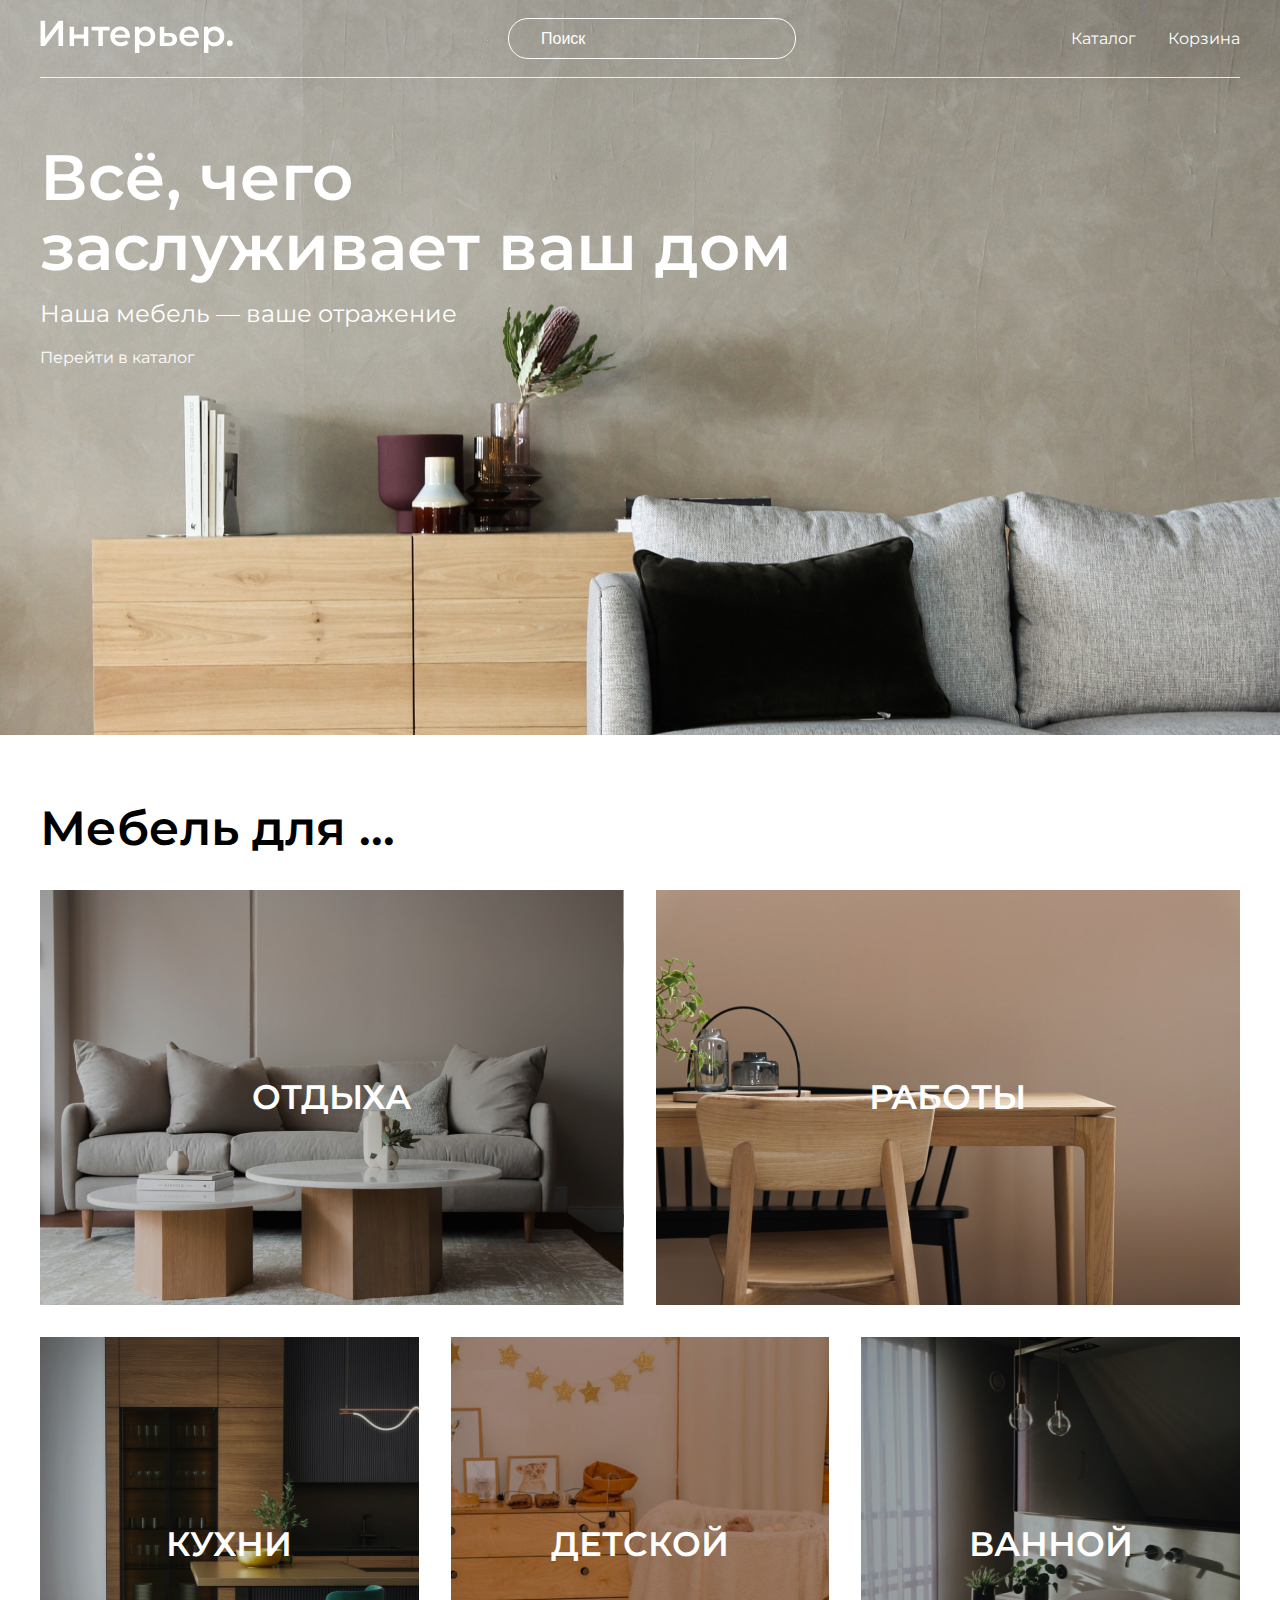
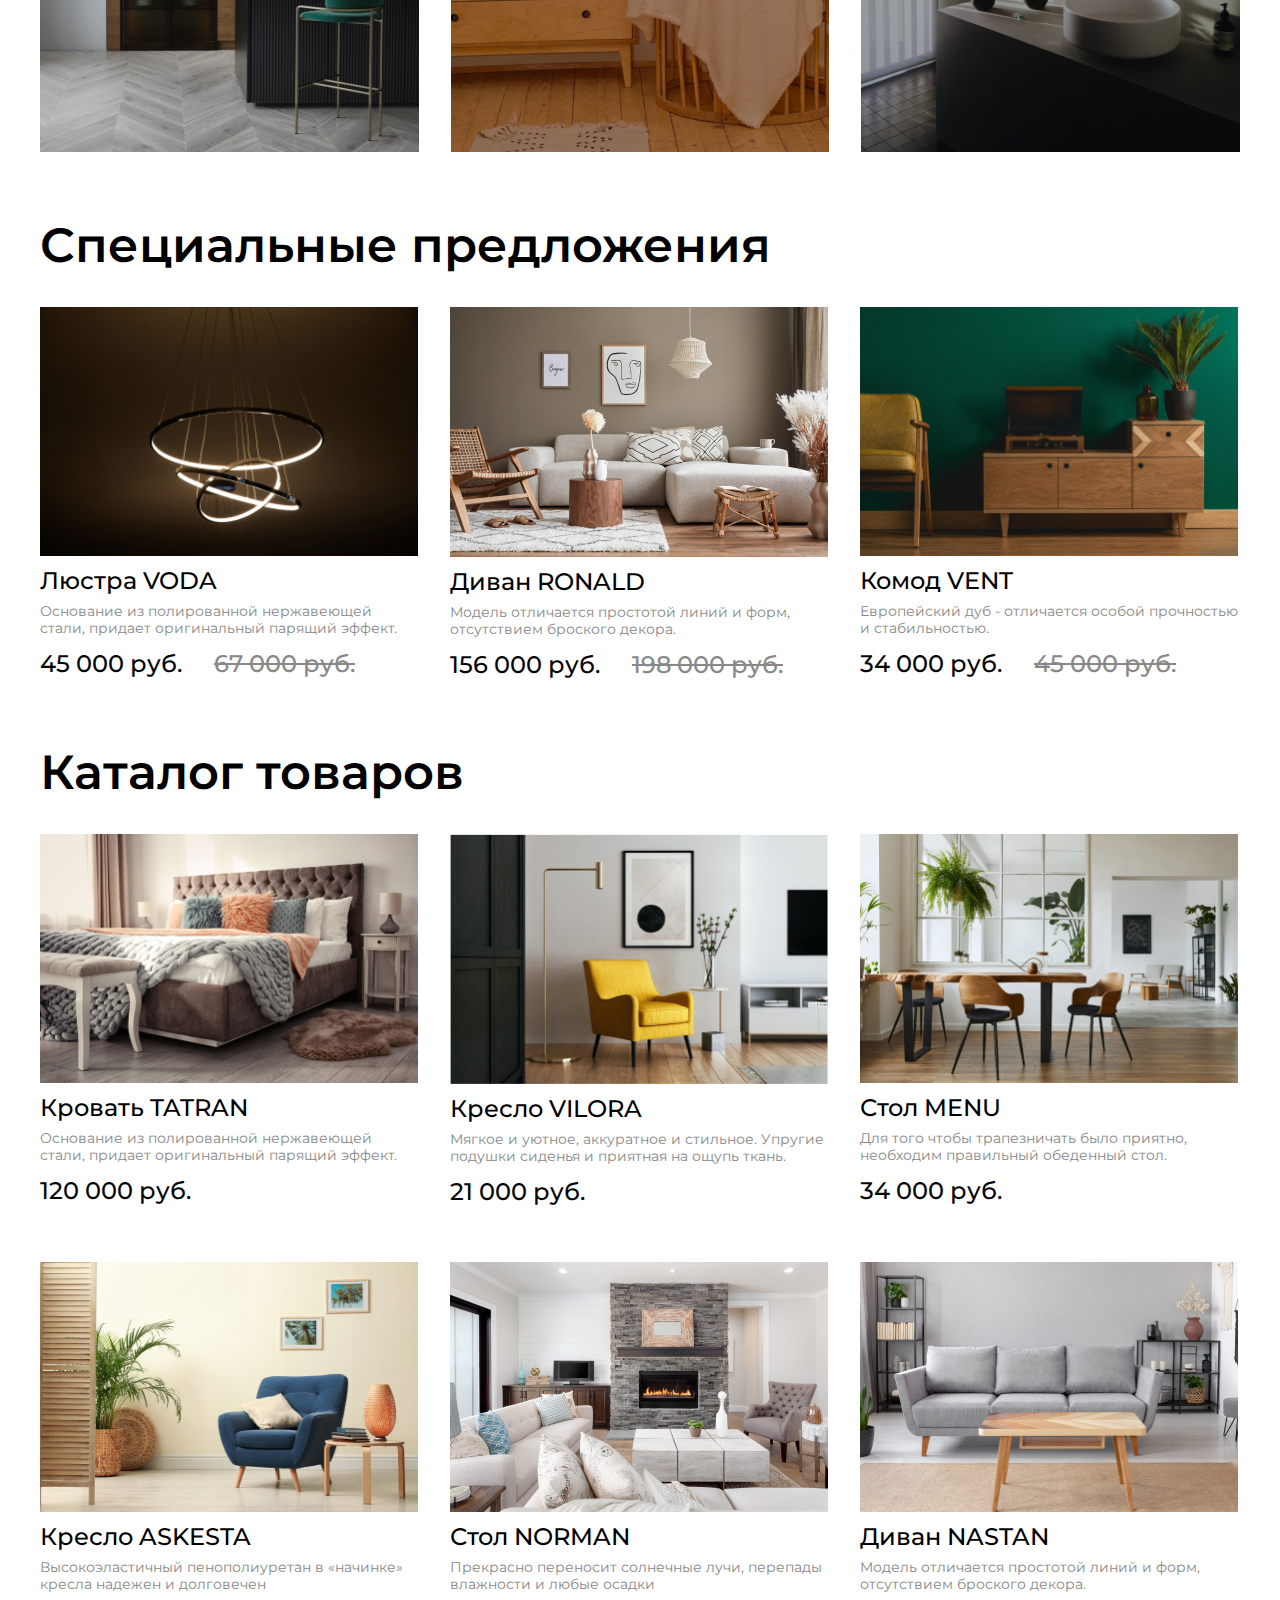
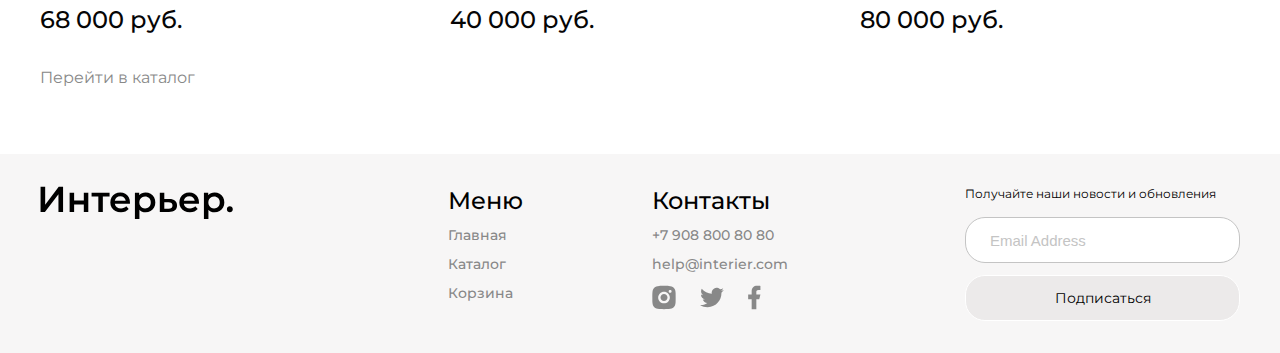
<file: index.html>
<!DOCTYPE html>
<html lang="ru">

<head>
  <meta charset="UTF-8">
  <meta http-equiv="X-UA-Compatible" content="IE=edge">
  <meta name="viewport" content="width=device-width, initial-scale=1.0">
  <title>Главная страница</title>
  <link rel="preconnect" href="https://fonts.googleapis.com">
  <link rel="preconnect" href="https://fonts.gstatic.com" crossorigin>
  <link href="https://fonts.googleapis.com/css2?family=Montserrat:wght@400;500;600&display=swap" rel="stylesheet">
  <link rel="stylesheet" href="style.css">
</head>

<body>
  <section class="top center">
    <header class="header top__header">
      <a class="header__link-logo" href="index.html"><img src="img/top__logo.svg" alt="Лого" class="header__logo"></a>
      <form class="search header__search" action="#">
        <input placeholder="Поиск" class="search__input" type="text">
      </form>
      <nav class="menu header__menu">
        <a href="catalog.html" class="menu__link">Каталог</a>
        <a href="basket.html" class="menu__link">Корзина</a>
      </nav>
      <nav class="menuMob header__menuMob">
        <a href="#">
          <svg width="17" height="16" viewBox="0 0 17 16" fill="none" xmlns="http://www.w3.org/2000/svg">
            <path
              d="M14.5069 15.0085L14.5069 15.0085C14.5897 15.0914 14.6881 15.1571 14.7963 15.2019C14.9046 15.2468 15.0206 15.2698 15.1377 15.2698C15.2549 15.2698 15.3709 15.2468 15.4791 15.2019C15.5873 15.1571 15.6857 15.0914 15.7685 15.0085C15.8514 14.9257 15.9171 14.8274 15.9619 14.7191C16.0068 14.6109 16.0298 14.4949 16.0298 14.3777C16.0298 14.2606 16.0068 14.1446 15.9619 14.0363C15.9171 13.9281 15.8514 13.8298 15.7685 13.7469L15.7685 13.7469L12.4368 10.416C13.4021 9.13496 13.8547 7.53846 13.7038 5.93943C13.5501 4.31054 12.7816 2.80139 11.5547 1.719C10.3277 0.636623 8.73451 0.0623154 7.09916 0.11292C5.46381 0.163525 3.90917 0.835233 2.7515 1.99141C1.59282 3.14838 0.918906 4.70363 0.867092 6.34023C0.815278 7.97682 1.38946 9.57159 2.47264 10.7995C3.55581 12.0275 5.06645 12.7962 6.69672 12.9491C8.29727 13.0991 9.89485 12.6444 11.1757 11.6766L14.5069 15.0085ZM10.5895 3.25366C11.0271 3.68416 11.3751 4.19703 11.6135 4.76269C11.8518 5.32835 11.9758 5.93561 11.9783 6.54944C11.9808 7.16327 11.8618 7.77152 11.628 8.3391C11.3943 8.90669 11.0505 9.42238 10.6164 9.85642C10.1824 10.2905 9.66668 10.6343 9.09909 10.868C8.53151 11.1018 7.92326 11.2208 7.30943 11.2183C6.6956 11.2158 6.08834 11.0918 5.52268 10.8535C4.95702 10.6151 4.44415 10.2671 4.01365 9.82954C3.15334 8.9551 2.67341 7.77613 2.6784 6.54944C2.6834 5.32275 3.17291 4.14773 4.04032 3.28033C4.90772 2.41292 6.08274 1.92341 7.30943 1.91841C8.53612 1.91342 9.71508 2.39335 10.5895 3.25366Z"
              fill="white" stroke="white" stroke-width="0.2" />
          </svg>
        </a>
        <a href="catalog.html">
          <svg width="20" height="21" viewBox="0 0 20 21" fill="none" xmlns="http://www.w3.org/2000/svg">
            <rect x="0.800537" y="0.900024" width="4.57143" height="4.57143" fill="white" />
            <rect x="0.800537" y="8.21436" width="4.57143" height="4.57143" fill="white" />
            <rect x="0.800537" y="15.5286" width="4.57143" height="4.57143" fill="white" />
            <rect x="8.11401" y="8.21436" width="4.57143" height="4.57143" fill="white" />
            <rect x="8.11401" y="15.5286" width="4.57143" height="4.57143" fill="white" />
            <rect x="8.11401" y="0.900024" width="4.57143" height="4.57143" fill="white" />
            <rect x="15.4285" y="8.21436" width="4.57143" height="4.57143" fill="white" />
            <rect x="15.4285" y="15.5286" width="4.57143" height="4.57143" fill="white" />
            <rect x="15.4285" y="0.900024" width="4.57143" height="4.57143" fill="white" />
          </svg>
        </a>
        <a href="basket.html">
          <svg width="19" height="17" viewBox="0 0 19 17" fill="none" xmlns="http://www.w3.org/2000/svg">
            <path
              d="M11.5834 16.8333C12.1359 16.8333 12.6658 16.6138 13.0565 16.2231C13.4473 15.8324 13.6667 15.3025 13.6667 14.75C13.6667 14.1974 13.4473 13.6675 13.0565 13.2768C12.6658 12.8861 12.1359 12.6666 11.5834 12.6666C11.0309 12.6666 10.501 12.8861 10.1103 13.2768C9.71957 13.6675 9.50008 14.1974 9.50008 14.75C9.50008 15.3025 9.71957 15.8324 10.1103 16.2231C10.501 16.6138 11.0309 16.8333 11.5834 16.8333ZM4.29174 16.8333C4.84428 16.8333 5.37418 16.6138 5.76488 16.2231C6.15558 15.8324 6.37508 15.3025 6.37508 14.75C6.37508 14.1974 6.15558 13.6675 5.76488 13.2768C5.37418 12.8861 4.84428 12.6666 4.29174 12.6666C3.73921 12.6666 3.20931 12.8861 2.81861 13.2768C2.4279 13.6675 2.20841 14.1974 2.20841 14.75C2.20841 15.3025 2.4279 15.8324 2.81861 16.2231C3.20931 16.6138 3.73921 16.8333 4.29174 16.8333ZM17.873 2.16975C18.133 2.16136 18.3796 2.05217 18.5606 1.86525C18.7416 1.67834 18.8428 1.42836 18.8428 1.16819C18.8428 0.908013 18.7416 0.658037 18.5606 0.471123C18.3796 0.28421 18.133 0.175013 17.873 0.166626H16.674C15.7345 0.166626 14.922 0.818709 14.7178 1.73538L13.4126 7.61246C13.2084 8.52912 12.3959 9.18121 11.4563 9.18121H3.63133L2.12924 3.17079H11.8636C12.1212 3.15904 12.3644 3.04844 12.5425 2.86199C12.7206 2.67555 12.82 2.42761 12.82 2.16975C12.82 1.91189 12.7206 1.66395 12.5425 1.47751C12.3644 1.29106 12.1212 1.18046 11.8636 1.16871H2.12924C1.82473 1.16862 1.5242 1.23796 1.25051 1.37145C0.976815 1.50495 0.737161 1.69909 0.549763 1.93911C0.362364 2.17913 0.232155 2.45872 0.169034 2.75662C0.105914 3.05452 0.111544 3.36289 0.185495 3.65829L1.68758 9.66662C1.79586 10.1002 2.046 10.485 2.39821 10.7601C2.75042 11.0351 3.18447 11.1844 3.63133 11.1843H11.4563C12.368 11.1845 13.2524 10.8736 13.9636 10.3032C14.6748 9.73275 15.1701 8.93681 15.3678 8.04683L16.674 2.16975H17.873Z"
              fill="white" />
          </svg>
        </a>
      </nav>
    </header>
    <div class="content top__content">
      <h1 class="content__heading">Всё, чего <br> заслуживает ваш дом</h1>
      <p class="content__slogan">Наша мебель — ваше отражение</p>
      <a href="catalog.html" class="content__link">Перейти в каталог</a>
    </div>
  </section>
  <section class="contentBar center">
    <h2 class="contentBar__heading content__heading-mob">Мебель для ...</h2>
    <div class="contentBar__box">
      <div class="contentBar__img contentBar__img-1 contentBar__img-big">ОТДЫХА</div>
      <div class="contentBar__img contentBar__img-2 contentBar__img-big">РАБОТЫ</div>
      <div class="contentBar__img contentBar__img-3">КУХНИ</div>
      <div class="contentBar__img contentBar__img-4">ДЕТСКОЙ</div>
      <div class="contentBar__img contentBar__img-5">ВАННОЙ</div>
    </div>
  </section>
  <section class="product center">
    <h2 class="product__heading product__heading-mob">Специальные предложения</h2>
    <div class="product__box product__box-tablet product__box-mob">
      <div class="product__card">
        <img src="img/product/voda.jpg" alt="Люстра VODA" class="product__img">
        <h3 class="product__name">Люстра VODA</h3>
        <p class="product__info">Основание из полированной нержавеющей стали, придает оригинальный парящий эффект.</p>
        <div class="product__priceBox">
          <p class="product__price">45 000 руб.</p>
          <p class="product__sale">67 000 руб.</p>
        </div>
      </div>
      <div class="product__card">
        <img src="img/product/ronald.jpg" alt="Диван RONALD" class="product__img">
        <h3 class="product__name">Диван RONALD</h3>
        <p class="product__info">Модель отличается простотой линий и форм, отсутствием броского декора.</p>
        <div class="product__priceBox">
          <p class="product__price">156 000 руб.</p>
          <p class="product__sale">198 000 руб.</p>
        </div>
      </div>
      <div class="product__card">
        <img src="img/product/vent.jpg" alt="Комод VENT" class="product__img">
        <h3 class="product__name">Комод VENT</h3>
        <p class="product__info">Европейский дуб - отличается особой прочностью и стабильностью.</p>
        <div class="product__priceBox">
          <p class="product__price">34 000 руб.</p>
          <p class="product__sale">45 000 руб.</p>
        </div>
      </div>
    </div>
  </section>
  <section class="product center">
    <h2 class="product__heading product__heading-mob">Каталог товаров</h2>
    <div class="product__box product__box-tablet product__box-mob">
      <div class="product__card">
        <img src="img/product/tatran.jpg" alt="Кровать TATRAN" class="product__img">
        <h3 class="product__name">Кровать TATRAN</h3>
        <p class="product__info">Основание из полированной нержавеющей стали, придает оригинальный парящий эффект.</p>
        <p class="product__price">120 000 руб.</p>
      </div>
      <div class="product__card">
        <img src="img/product/vilora.jpg" alt="Кресло VILORA" class="product__img">
        <h3 class="product__name">Кресло VILORA</h3>
        <p class="product__info">Мягкое и уютное, аккуратное и стильное. Упругие подушки сиденья и приятная на ощупь
          ткань.
        </p>
        <p class="product__price">21 000 руб.</p>
      </div>
      <div class="product__card">
        <img src="img/product/menu.jpg" alt="Стол MENU" class="product__img">
        <h3 class="product__name ">Стол MENU</h3>
        <p class="product__info">Для того чтобы трапезничать было приятно, необходим правильный обеденный стол.</p>
        <p class="product__price">34 000 руб.</p>
      </div>
      <div class="product__card">
        <img src="img/product/askesta.jpg" alt="Кресло ASKESTA" class="product__img">
        <h3 class="product__name">Кресло ASKESTA</h3>
        <p class="product__info">Высокоэластичный пенополиуретан в «начинке» кресла надежен и долговечен</p>
        <p class="product__price">68 000 руб.</p>
      </div>
      <div class="product__card">
        <img src="img/product/norman.jpg" alt="Стол NORMAN" class="product__img">
        <h3 class="product__name">Стол NORMAN</h3>
        <p class="product__info">Прекрасно переносит солнечные лучи, перепады влажности и любые осадки</p>
        <p class="product__price">40 000 руб.</p>
      </div>
      <div class="product__card">
        <img src="img/product/nastan.jpg" alt="Диван NASTAN" class="product__img">
        <h3 class="product__name">Диван NASTAN</h3>
        <p class="product__info">Модель отличается простотой линий и форм, отсутствием броского декора.</p>
        <p class="product__price">80 000 руб.</p>
      </div>
    </div>
  </section>
  <div class="linkBox center linkBox-bottom">
    <a href="catalog.html" class="linkBox__link">Перейти в каталог</a>
  </div>
  <footer class="footer center">
    <a href="index.html" class="footer__link-logo"><img class="footer__logo" src="img/logo_black.svg" alt="Лого"></a>
    <div class="footer__content">
      <div class="footer__info">
        <nav class="menuFoot footer__menuFoot">
          <h4 class="menuFoot__heading footer__heading">Меню</h4>
          <a href="index.html" class="menuFoot__link footer__link">Главная</a>
          <a href="catalog.html" class="menuFoot__link footer__link">Каталог</a>
          <a href="basket.html" class="menuFoot__link footer__link">Корзина</a>
        </nav>
        <div class="contact footer__contact">
          <h4 class="contact__heading footer__heading">Контакты</h4>
          <a href="tel:+790880080 80" class="contact__link footer__link ">+7 908 800 80 80</a>
          <a href="mailto:help@interier.com" class="contact__link footer__link">help@interier.com</a>
          <div class="contact__box">
            <a href="#" class="contact__social">
              <svg width="24" height="25" viewBox="0 0 24 25" fill="none" xmlns="http://www.w3.org/2000/svg">
                <path
                  d="M12 0.833984C15.1698 0.833984 15.5653 0.845651 16.809 0.903984C18.0515 0.962318 18.8973 1.15715 19.6417 1.44648C20.4117 1.74282 21.0603 2.14415 21.709 2.79165C22.3022 3.37486 22.7613 4.08034 23.0542 4.85898C23.3423 5.60215 23.5383 6.44915 23.5967 7.69165C23.6515 8.93532 23.6667 9.33082 23.6667 12.5007C23.6667 15.6705 23.655 16.066 23.5967 17.3097C23.5383 18.5522 23.3423 19.398 23.0542 20.1423C22.7621 20.9214 22.303 21.627 21.709 22.2097C21.1256 22.8027 20.4202 23.2617 19.6417 23.5548C18.8985 23.843 18.0515 24.039 16.809 24.0973C15.5653 24.1522 15.1698 24.1673 12 24.1673C8.83017 24.1673 8.43467 24.1557 7.191 24.0973C5.9485 24.039 5.10267 23.843 4.35834 23.5548C3.57938 23.2625 2.87378 22.8034 2.291 22.2097C1.69764 21.6265 1.23859 20.921 0.945836 20.1423C0.656503 19.3992 0.461669 18.5522 0.403336 17.3097C0.348502 16.066 0.333336 15.6705 0.333336 12.5007C0.333336 9.33082 0.345002 8.93532 0.403336 7.69165C0.461669 6.44798 0.656503 5.60332 0.945836 4.85898C1.23778 4.07986 1.69694 3.37419 2.291 2.79165C2.87395 2.19809 3.5795 1.739 4.35834 1.44648C5.10267 1.15715 5.94734 0.962318 7.191 0.903984C8.43467 0.849151 8.83017 0.833984 12 0.833984ZM12 6.66732C10.4529 6.66732 8.96918 7.2819 7.87521 8.37586C6.78125 9.46982 6.16667 10.9536 6.16667 12.5007C6.16667 14.0477 6.78125 15.5315 7.87521 16.6254C8.96918 17.7194 10.4529 18.334 12 18.334C13.5471 18.334 15.0308 17.7194 16.1248 16.6254C17.2188 15.5315 17.8333 14.0477 17.8333 12.5007C17.8333 10.9536 17.2188 9.46982 16.1248 8.37586C15.0308 7.2819 13.5471 6.66732 12 6.66732ZM19.5833 6.37565C19.5833 5.98888 19.4297 5.61794 19.1562 5.34445C18.8827 5.07096 18.5118 4.91732 18.125 4.91732C17.7382 4.91732 17.3673 5.07096 17.0938 5.34445C16.8203 5.61794 16.6667 5.98888 16.6667 6.37565C16.6667 6.76243 16.8203 7.13336 17.0938 7.40685C17.3673 7.68034 17.7382 7.83398 18.125 7.83398C18.5118 7.83398 18.8827 7.68034 19.1562 7.40685C19.4297 7.13336 19.5833 6.76243 19.5833 6.37565ZM12 9.00065C12.9283 9.00065 13.8185 9.3694 14.4749 10.0258C15.1313 10.6822 15.5 11.5724 15.5 12.5007C15.5 13.4289 15.1313 14.3191 14.4749 14.9755C13.8185 15.6319 12.9283 16.0007 12 16.0007C11.0717 16.0007 10.1815 15.6319 9.52513 14.9755C8.86875 14.3191 8.5 13.4289 8.5 12.5007C8.5 11.5724 8.86875 10.6822 9.52513 10.0258C10.1815 9.3694 11.0717 9.00065 12 9.00065Z"
                  fill="#888888" />
              </svg>
            </a>
            <a href="#" class="contact__social">
              <svg width="24" height="21" viewBox="0 0 24 21" fill="none" xmlns="http://www.w3.org/2000/svg">
                <path
                  d="M23.8557 3.09919C22.965 3.49317 22.0205 3.75191 21.0533 3.86686C22.0727 3.2572 22.8357 2.29771 23.2 1.16719C22.2433 1.73652 21.1945 2.13552 20.1013 2.35136C19.3671 1.5657 18.3938 1.04465 17.3328 0.869207C16.2718 0.693765 15.1826 0.873764 14.2345 1.38122C13.2864 1.88868 12.5325 2.69516 12.09 3.67528C11.6475 4.65541 11.5412 5.75427 11.7877 6.80103C9.84763 6.70379 7.94973 6.19964 6.21718 5.3213C4.48462 4.44296 2.95616 3.21008 1.73101 1.70269C1.29735 2.44755 1.06946 3.29429 1.07067 4.15619C1.07067 5.84786 1.93167 7.34236 3.24067 8.21736C2.46602 8.19297 1.70841 7.98377 1.03101 7.60719V7.66786C1.03124 8.79451 1.42111 9.88641 2.1345 10.7584C2.84789 11.6304 3.8409 12.2289 4.94517 12.4524C4.22606 12.6472 3.47203 12.676 2.74017 12.5364C3.05152 13.5061 3.65835 14.3543 4.4757 14.962C5.29305 15.5697 6.27999 15.9066 7.29834 15.9255C6.28624 16.7204 5.12738 17.308 3.88804 17.6547C2.64869 18.0014 1.35316 18.1005 0.0755081 17.9462C2.30582 19.3805 4.90212 20.142 7.55384 20.1395C16.529 20.1395 21.4372 12.7044 21.4372 6.25619C21.4372 6.04619 21.4313 5.83386 21.422 5.62619C22.3773 4.93572 23.2019 4.08038 23.8568 3.10036L23.8557 3.09919Z"
                  fill="#888888" />
              </svg>
            </a>
            <a href="#" class="contact__social">
              <svg width="13" height="25" viewBox="0 0 13 25" fill="none" xmlns="http://www.w3.org/2000/svg">
                <path
                  d="M8.33332 14.2218H11.25L12.4167 9.55518H8.33332V7.22184C8.33332 6.02018 8.33332 4.88851 10.6667 4.88851H12.4167V0.968509C12.0363 0.918343 10.6002 0.805176 9.08349 0.805176C5.91599 0.805176 3.66666 2.73834 3.66666 6.28851V9.55518H0.166656V14.2218H3.66666V24.1385H8.33332V14.2218Z"
                  fill="#888888" />
              </svg>
            </a>
          </div>
        </div>
      </div>
      <div class="formFoot footer__form">
        <form action="#">
          <p class="formFoot__text">Получайте наши новости и обновления</p>
          <input placeholder="Email Address" type="email" class="formFoot__email"><br>
          <button type="submit" class="formFoot__button">Подписаться</button>
        </form>
      </div>
    </div>
  </footer>
</body>

</html>
</file>
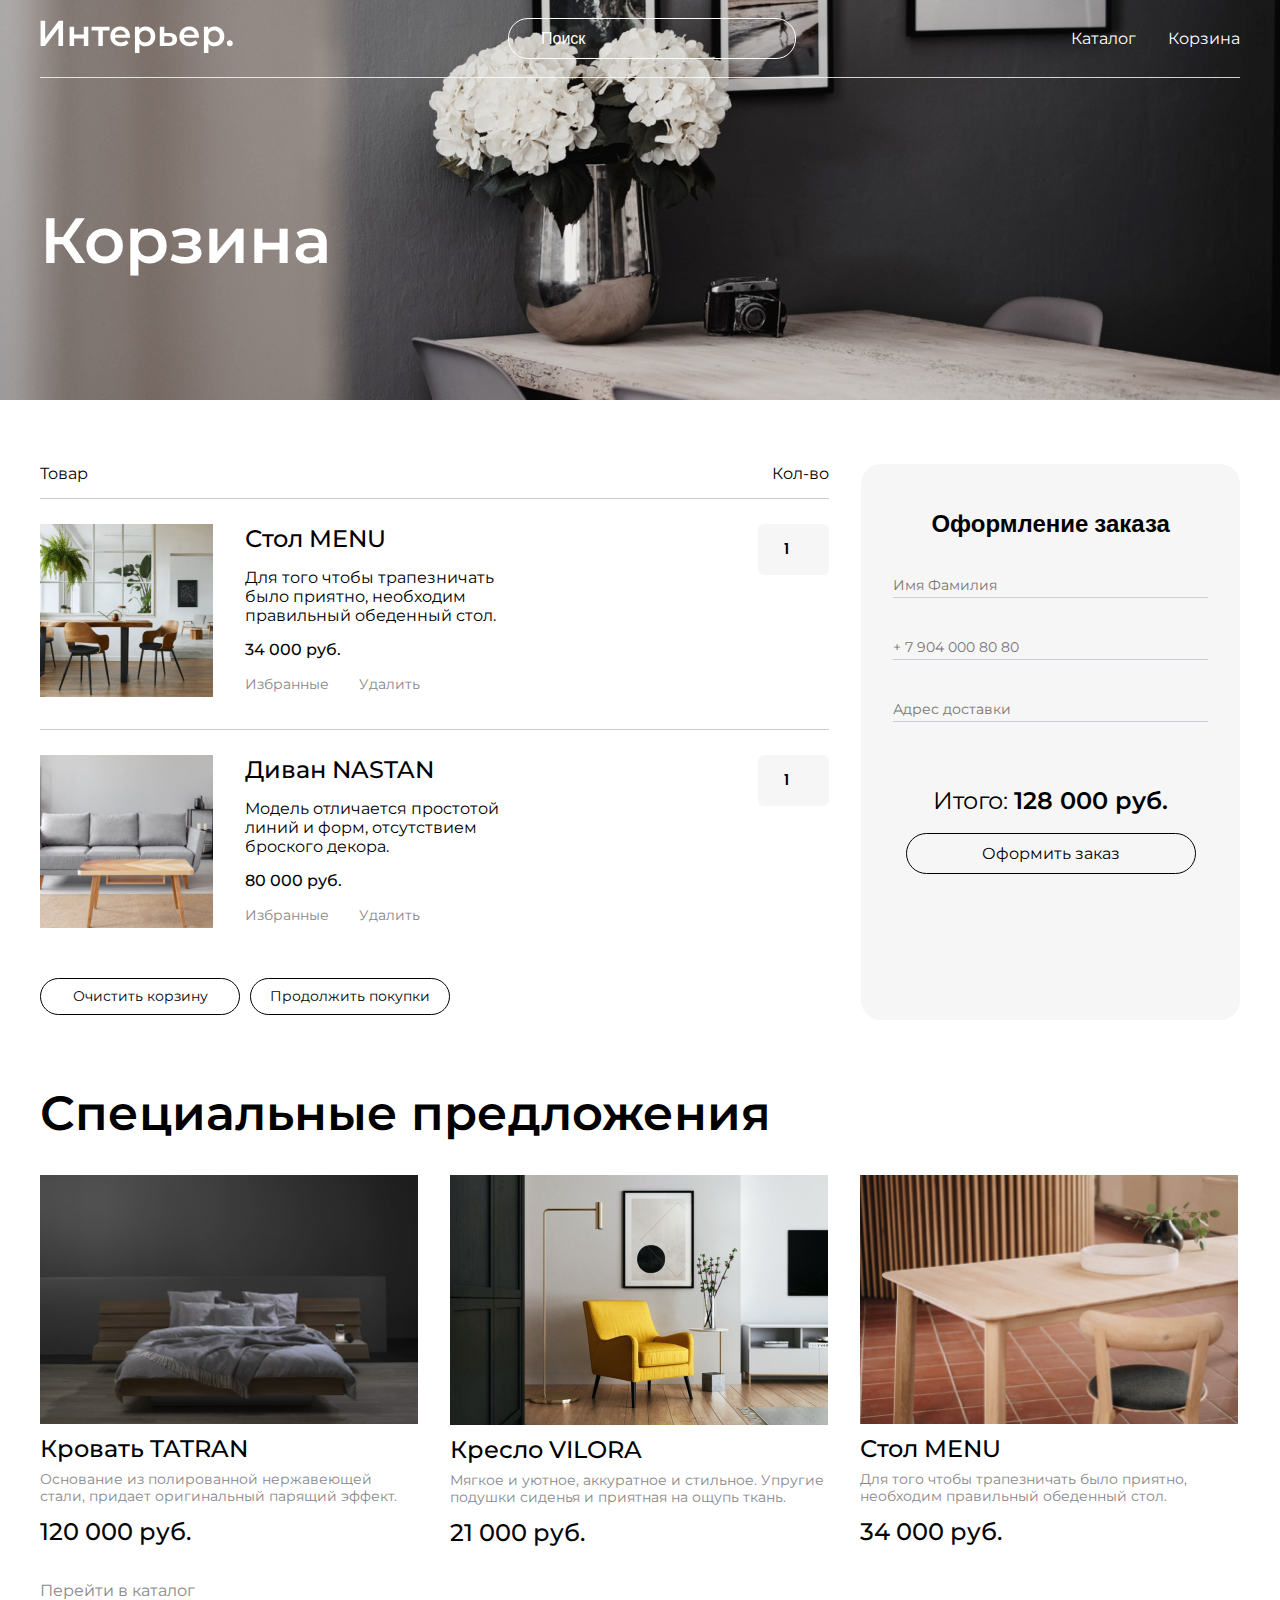
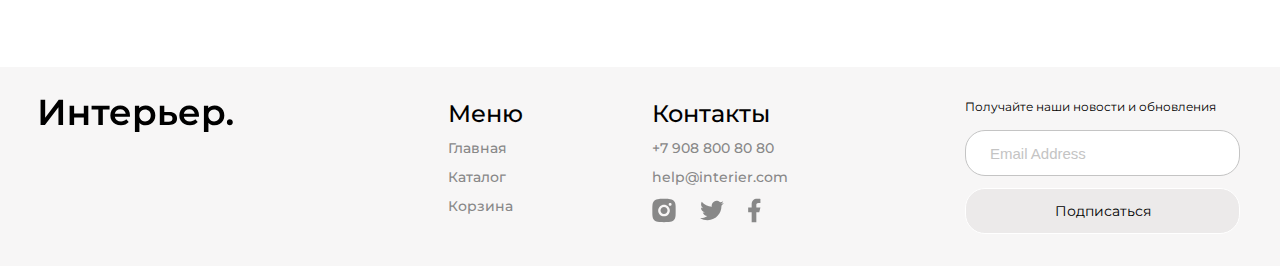
<file: basket.html>
<!DOCTYPE html>
<html lang="ru">

<head>
  <meta charset="UTF-8">
  <meta http-equiv="X-UA-Compatible" content="IE=edge">
  <meta name="viewport" content="width=device-width, initial-scale=1.0">
  <title>Корзина</title>
  <link rel="preconnect" href="https://fonts.googleapis.com">
  <link rel="preconnect" href="https://fonts.gstatic.com" crossorigin>
  <link href="https://fonts.googleapis.com/css2?family=Montserrat:wght@400;500;600&family=Poppins:wght@600&display=swap"
    rel="stylesheet">
  <link rel="stylesheet" href="style.css">
</head>

<body>
  <section class="top center top-basket">
    <header class="header top__header">
      <a class="header__link-logo" href="index.html"><img src="img/top__logo.svg" alt="Лого" class="header__logo"></a>
      <form class="search header__search" action="#">
        <input placeholder="Поиск" class="search__input" type="text">
      </form>
      <nav class="menu header__menu">
        <a href="catalog.html" class="menu__link">Каталог</a>
        <a href="basket.html" class="menu__link">Корзина</a>
      </nav>
      <nav class="menuMob header__menuMob">
        <a href="#">
          <svg width="17" height="16" viewBox="0 0 17 16" fill="none" xmlns="http://www.w3.org/2000/svg">
            <path
              d="M14.5069 15.0085L14.5069 15.0085C14.5897 15.0914 14.6881 15.1571 14.7963 15.2019C14.9046 15.2468 15.0206 15.2698 15.1377 15.2698C15.2549 15.2698 15.3709 15.2468 15.4791 15.2019C15.5873 15.1571 15.6857 15.0914 15.7685 15.0085C15.8514 14.9257 15.9171 14.8274 15.9619 14.7191C16.0068 14.6109 16.0298 14.4949 16.0298 14.3777C16.0298 14.2606 16.0068 14.1446 15.9619 14.0363C15.9171 13.9281 15.8514 13.8298 15.7685 13.7469L15.7685 13.7469L12.4368 10.416C13.4021 9.13496 13.8547 7.53846 13.7038 5.93943C13.5501 4.31054 12.7816 2.80139 11.5547 1.719C10.3277 0.636623 8.73451 0.0623154 7.09916 0.11292C5.46381 0.163525 3.90917 0.835233 2.7515 1.99141C1.59282 3.14838 0.918906 4.70363 0.867092 6.34023C0.815278 7.97682 1.38946 9.57159 2.47264 10.7995C3.55581 12.0275 5.06645 12.7962 6.69672 12.9491C8.29727 13.0991 9.89485 12.6444 11.1757 11.6766L14.5069 15.0085ZM10.5895 3.25366C11.0271 3.68416 11.3751 4.19703 11.6135 4.76269C11.8518 5.32835 11.9758 5.93561 11.9783 6.54944C11.9808 7.16327 11.8618 7.77152 11.628 8.3391C11.3943 8.90669 11.0505 9.42238 10.6164 9.85642C10.1824 10.2905 9.66668 10.6343 9.09909 10.868C8.53151 11.1018 7.92326 11.2208 7.30943 11.2183C6.6956 11.2158 6.08834 11.0918 5.52268 10.8535C4.95702 10.6151 4.44415 10.2671 4.01365 9.82954C3.15334 8.9551 2.67341 7.77613 2.6784 6.54944C2.6834 5.32275 3.17291 4.14773 4.04032 3.28033C4.90772 2.41292 6.08274 1.92341 7.30943 1.91841C8.53612 1.91342 9.71508 2.39335 10.5895 3.25366Z"
              fill="white" stroke="white" stroke-width="0.2" />
          </svg>
        </a>
        <a href="catalog.html">
          <svg width="20" height="21" viewBox="0 0 20 21" fill="none" xmlns="http://www.w3.org/2000/svg">
            <rect x="0.800537" y="0.900024" width="4.57143" height="4.57143" fill="white" />
            <rect x="0.800537" y="8.21436" width="4.57143" height="4.57143" fill="white" />
            <rect x="0.800537" y="15.5286" width="4.57143" height="4.57143" fill="white" />
            <rect x="8.11401" y="8.21436" width="4.57143" height="4.57143" fill="white" />
            <rect x="8.11401" y="15.5286" width="4.57143" height="4.57143" fill="white" />
            <rect x="8.11401" y="0.900024" width="4.57143" height="4.57143" fill="white" />
            <rect x="15.4285" y="8.21436" width="4.57143" height="4.57143" fill="white" />
            <rect x="15.4285" y="15.5286" width="4.57143" height="4.57143" fill="white" />
            <rect x="15.4285" y="0.900024" width="4.57143" height="4.57143" fill="white" />
          </svg>
        </a>
        <a href="basket.html">
          <svg width="19" height="17" viewBox="0 0 19 17" fill="none" xmlns="http://www.w3.org/2000/svg">
            <path
              d="M11.5834 16.8333C12.1359 16.8333 12.6658 16.6138 13.0565 16.2231C13.4473 15.8324 13.6667 15.3025 13.6667 14.75C13.6667 14.1974 13.4473 13.6675 13.0565 13.2768C12.6658 12.8861 12.1359 12.6666 11.5834 12.6666C11.0309 12.6666 10.501 12.8861 10.1103 13.2768C9.71957 13.6675 9.50008 14.1974 9.50008 14.75C9.50008 15.3025 9.71957 15.8324 10.1103 16.2231C10.501 16.6138 11.0309 16.8333 11.5834 16.8333ZM4.29174 16.8333C4.84428 16.8333 5.37418 16.6138 5.76488 16.2231C6.15558 15.8324 6.37508 15.3025 6.37508 14.75C6.37508 14.1974 6.15558 13.6675 5.76488 13.2768C5.37418 12.8861 4.84428 12.6666 4.29174 12.6666C3.73921 12.6666 3.20931 12.8861 2.81861 13.2768C2.4279 13.6675 2.20841 14.1974 2.20841 14.75C2.20841 15.3025 2.4279 15.8324 2.81861 16.2231C3.20931 16.6138 3.73921 16.8333 4.29174 16.8333ZM17.873 2.16975C18.133 2.16136 18.3796 2.05217 18.5606 1.86525C18.7416 1.67834 18.8428 1.42836 18.8428 1.16819C18.8428 0.908013 18.7416 0.658037 18.5606 0.471123C18.3796 0.28421 18.133 0.175013 17.873 0.166626H16.674C15.7345 0.166626 14.922 0.818709 14.7178 1.73538L13.4126 7.61246C13.2084 8.52912 12.3959 9.18121 11.4563 9.18121H3.63133L2.12924 3.17079H11.8636C12.1212 3.15904 12.3644 3.04844 12.5425 2.86199C12.7206 2.67555 12.82 2.42761 12.82 2.16975C12.82 1.91189 12.7206 1.66395 12.5425 1.47751C12.3644 1.29106 12.1212 1.18046 11.8636 1.16871H2.12924C1.82473 1.16862 1.5242 1.23796 1.25051 1.37145C0.976815 1.50495 0.737161 1.69909 0.549763 1.93911C0.362364 2.17913 0.232155 2.45872 0.169034 2.75662C0.105914 3.05452 0.111544 3.36289 0.185495 3.65829L1.68758 9.66662C1.79586 10.1002 2.046 10.485 2.39821 10.7601C2.75042 11.0351 3.18447 11.1844 3.63133 11.1843H11.4563C12.368 11.1845 13.2524 10.8736 13.9636 10.3032C14.6748 9.73275 15.1701 8.93681 15.3678 8.04683L16.674 2.16975H17.873Z"
              fill="white" />
          </svg>
        </a>
      </nav>
    </header>
    <div class="content top__content top__content-catalog">
      <h1 class="content__heading">Корзина</h1>
    </div>
  </section>
  <section class="order center">
    <div class="order__left">
      <div class="order__top">
        <p class="order__text">Товар</p>
        <p class="order__text">Кол-во</p>
      </div>
      <div class="order__card order__card-top">
        <div class="order__product">
          <img src="img/product/basket_product-1.jpg" alt="Стол MENU" class="order__img">
          <div class="order__infoBox">
            <h3 class="order__name">Стол MENU</h3>
            <p class="order__info">Для того чтобы трапезничать было приятно, необходим правильный обеденный стол.
            </p>
            <p class="order__price">34 000 руб.</p>
            <div class="order__linkBox">
              <a class="order__link" href="#">Избранные</a>
              <a class="order__link" href="#">Удалить</a>
            </div>
          </div>
        </div>
        <input class="order__amount" min="1" value="1" type="number">
      </div>
      <div class="order__card">
        <div class="order__product">
          <img src="img/product/basket_product-2.jpg" alt="Диван NASTAN" class="order__img">
          <div class="order__infoBox">
            <h3 class="order__name">Диван NASTAN</h3>
            <p class="order__info">Модель отличается простотой линий и форм, отсутствием броского декора.
            </p>
            <p class="order__price">80 000 руб.</p>
            <div class="order__linkBox">
              <a class="order__link" href="#">Избранные</a>
              <a class="order__link" href="#">Удалить</a>
            </div>
          </div>
        </div>
        <input class="order__amount" min="1" value="1" type="number">
      </div>
      <div class="order__buttonBox">
        <button type="submit" class="order__button">Очистить корзину</button>
        <button type="submit" class="order__button">Продолжить покупки</button>
      </div>
    </div>
    <div class="order__right">
      <h3 class="order__heading">Оформление заказа</h3>
      <form action="#" class="order__form">
        <input placeholder="Имя Фамилия" class="order__input" type="text">
        <input placeholder="+ 7 904 000 80 80" class="order__input" type="tel">
        <input placeholder="Адрес доставки" class="order__input" type="text">
      </form>
      <h3 class="order__sum">Итого: <span class="order__sum-bold">128 000 руб.</span> </h3>
      <div class="order__checkout "><button type="submit" class="order__button order__button-checkout">Оформить
          заказ</button>
      </div>
    </div>
  </section>
  <section class="product center">
    <h2 class="product__heading product__heading-mob">Специальные предложения</h2>
    <div class="product__box product__box-tablet product__box-mob">
      <div class="product__card">
        <img src="img/product/product_1.jpg" alt="Кровать TATRAN" class="product__img">
        <h3 class="product__name">Кровать TATRAN</h3>
        <p class="product__info">Основание из полированной нержавеющей стали, придает оригинальный парящий эффект.</p>
        <p class="product__price">120 000 руб.</p>
      </div>
      <div class="product__card">
        <img src="img/product/product_2.jpg" alt="Кресло VILORA" class="product__img">
        <h3 class="product__name">Кресло VILORA</h3>
        <p class="product__info">Мягкое и уютное, аккуратное и стильное. Упругие подушки сиденья и приятная на ощупь
          ткань.
        </p>
        <p class="product__price">21 000 руб.</p>
      </div>
      <div class="product__card">
        <img src="img/product/product_3.jpg" alt="Стол MENU" class="product__img">
        <h3 class="product__name">Стол MENU</h3>
        <p class="product__info">Для того чтобы трапезничать было приятно, необходим правильный обеденный стол.</p>
        <p class="product__price">34 000 руб.</p>
      </div>
    </div>
  </section>
  <div class="linkBox center linkBox-bottom">
    <a href="catalog.html" class="linkBox__link">Перейти в каталог</a>
  </div>
  <footer class="footer center">
    <a href="index.html" class="footer__link-logo"><img class="footer__logo" src="img/logo_black.svg" alt="Лого"></a>
    <div class="footer__content">
      <div class="footer__info">
        <nav class="menuFoot footer__menuFoot">
          <h4 class="menuFoot__heading footer__heading">Меню</h4>
          <a href="index.html" class="menuFoot__link footer__link">Главная</a>
          <a href="catalog.html" class="menuFoot__link footer__link">Каталог</a>
          <a href="basket.html" class="menuFoot__link footer__link">Корзина</a>
        </nav>
        <div class="contact footer__contact">
          <h4 class="contact__heading footer__heading">Контакты</h4>
          <a href="tel:+79088008080" class="contact__link footer__link ">+7 908 800 80 80</a>
          <a href="mailto:help@interier.com" class="contact__link footer__link">help@interier.com</a>
          <div class="contact__box">
            <a href="#" class="contact__social">
              <svg width="24" height="25" viewBox="0 0 24 25" fill="none" xmlns="http://www.w3.org/2000/svg">
                <path
                  d="M12 0.833984C15.1698 0.833984 15.5653 0.845651 16.809 0.903984C18.0515 0.962318 18.8973 1.15715 19.6417 1.44648C20.4117 1.74282 21.0603 2.14415 21.709 2.79165C22.3022 3.37486 22.7613 4.08034 23.0542 4.85898C23.3423 5.60215 23.5383 6.44915 23.5967 7.69165C23.6515 8.93532 23.6667 9.33082 23.6667 12.5007C23.6667 15.6705 23.655 16.066 23.5967 17.3097C23.5383 18.5522 23.3423 19.398 23.0542 20.1423C22.7621 20.9214 22.303 21.627 21.709 22.2097C21.1256 22.8027 20.4202 23.2617 19.6417 23.5548C18.8985 23.843 18.0515 24.039 16.809 24.0973C15.5653 24.1522 15.1698 24.1673 12 24.1673C8.83017 24.1673 8.43467 24.1557 7.191 24.0973C5.9485 24.039 5.10267 23.843 4.35834 23.5548C3.57938 23.2625 2.87378 22.8034 2.291 22.2097C1.69764 21.6265 1.23859 20.921 0.945836 20.1423C0.656503 19.3992 0.461669 18.5522 0.403336 17.3097C0.348502 16.066 0.333336 15.6705 0.333336 12.5007C0.333336 9.33082 0.345002 8.93532 0.403336 7.69165C0.461669 6.44798 0.656503 5.60332 0.945836 4.85898C1.23778 4.07986 1.69694 3.37419 2.291 2.79165C2.87395 2.19809 3.5795 1.739 4.35834 1.44648C5.10267 1.15715 5.94734 0.962318 7.191 0.903984C8.43467 0.849151 8.83017 0.833984 12 0.833984ZM12 6.66732C10.4529 6.66732 8.96918 7.2819 7.87521 8.37586C6.78125 9.46982 6.16667 10.9536 6.16667 12.5007C6.16667 14.0477 6.78125 15.5315 7.87521 16.6254C8.96918 17.7194 10.4529 18.334 12 18.334C13.5471 18.334 15.0308 17.7194 16.1248 16.6254C17.2188 15.5315 17.8333 14.0477 17.8333 12.5007C17.8333 10.9536 17.2188 9.46982 16.1248 8.37586C15.0308 7.2819 13.5471 6.66732 12 6.66732ZM19.5833 6.37565C19.5833 5.98888 19.4297 5.61794 19.1562 5.34445C18.8827 5.07096 18.5118 4.91732 18.125 4.91732C17.7382 4.91732 17.3673 5.07096 17.0938 5.34445C16.8203 5.61794 16.6667 5.98888 16.6667 6.37565C16.6667 6.76243 16.8203 7.13336 17.0938 7.40685C17.3673 7.68034 17.7382 7.83398 18.125 7.83398C18.5118 7.83398 18.8827 7.68034 19.1562 7.40685C19.4297 7.13336 19.5833 6.76243 19.5833 6.37565ZM12 9.00065C12.9283 9.00065 13.8185 9.3694 14.4749 10.0258C15.1313 10.6822 15.5 11.5724 15.5 12.5007C15.5 13.4289 15.1313 14.3191 14.4749 14.9755C13.8185 15.6319 12.9283 16.0007 12 16.0007C11.0717 16.0007 10.1815 15.6319 9.52513 14.9755C8.86875 14.3191 8.5 13.4289 8.5 12.5007C8.5 11.5724 8.86875 10.6822 9.52513 10.0258C10.1815 9.3694 11.0717 9.00065 12 9.00065Z"
                  fill="#888888" />
              </svg>
            </a>
            <a href="#" class="contact__social">
              <svg width="24" height="21" viewBox="0 0 24 21" fill="none" xmlns="http://www.w3.org/2000/svg">
                <path
                  d="M23.8557 3.09919C22.965 3.49317 22.0205 3.75191 21.0533 3.86686C22.0727 3.2572 22.8357 2.29771 23.2 1.16719C22.2433 1.73652 21.1945 2.13552 20.1013 2.35136C19.3671 1.5657 18.3938 1.04465 17.3328 0.869207C16.2718 0.693765 15.1826 0.873764 14.2345 1.38122C13.2864 1.88868 12.5325 2.69516 12.09 3.67528C11.6475 4.65541 11.5412 5.75427 11.7877 6.80103C9.84763 6.70379 7.94973 6.19964 6.21718 5.3213C4.48462 4.44296 2.95616 3.21008 1.73101 1.70269C1.29735 2.44755 1.06946 3.29429 1.07067 4.15619C1.07067 5.84786 1.93167 7.34236 3.24067 8.21736C2.46602 8.19297 1.70841 7.98377 1.03101 7.60719V7.66786C1.03124 8.79451 1.42111 9.88641 2.1345 10.7584C2.84789 11.6304 3.8409 12.2289 4.94517 12.4524C4.22606 12.6472 3.47203 12.676 2.74017 12.5364C3.05152 13.5061 3.65835 14.3543 4.4757 14.962C5.29305 15.5697 6.27999 15.9066 7.29834 15.9255C6.28624 16.7204 5.12738 17.308 3.88804 17.6547C2.64869 18.0014 1.35316 18.1005 0.0755081 17.9462C2.30582 19.3805 4.90212 20.142 7.55384 20.1395C16.529 20.1395 21.4372 12.7044 21.4372 6.25619C21.4372 6.04619 21.4313 5.83386 21.422 5.62619C22.3773 4.93572 23.2019 4.08038 23.8568 3.10036L23.8557 3.09919Z"
                  fill="#888888" />
              </svg>
            </a>
            <a href="#" class="contact__social">
              <svg width="13" height="25" viewBox="0 0 13 25" fill="none" xmlns="http://www.w3.org/2000/svg">
                <path
                  d="M8.33332 14.2218H11.25L12.4167 9.55518H8.33332V7.22184C8.33332 6.02018 8.33332 4.88851 10.6667 4.88851H12.4167V0.968509C12.0363 0.918343 10.6002 0.805176 9.08349 0.805176C5.91599 0.805176 3.66666 2.73834 3.66666 6.28851V9.55518H0.166656V14.2218H3.66666V24.1385H8.33332V14.2218Z"
                  fill="#888888" />
              </svg>
            </a>
          </div>
        </div>
      </div>
      <div class="formFoot footer__form">
        <form action="#">
          <p class="formFoot__text">Получайте наши новости и обновления</p>
          <input placeholder="Email Address" type="email" class="formFoot__email"><br>
          <button type="submit" class="formFoot__button">Подписаться</button>
        </form>
      </div>
    </div>
  </footer>
</body>

</html>
</file>
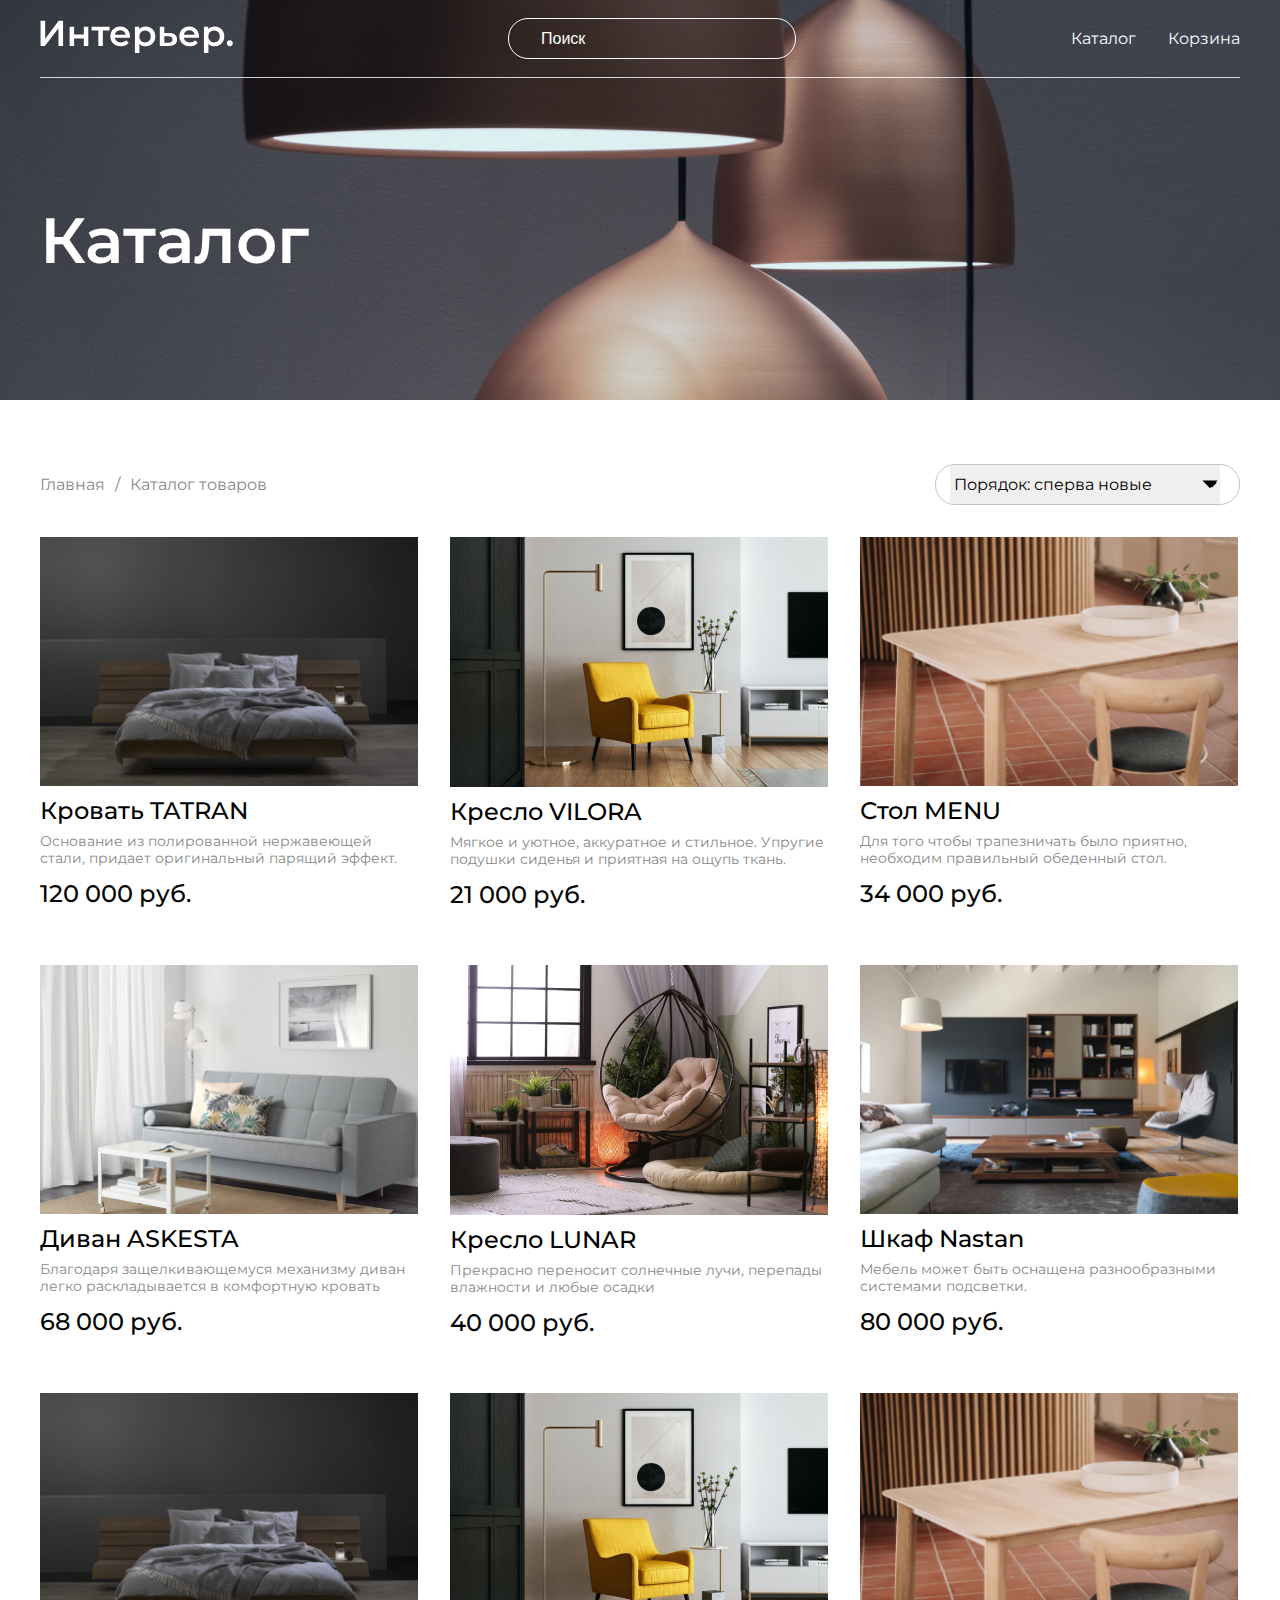
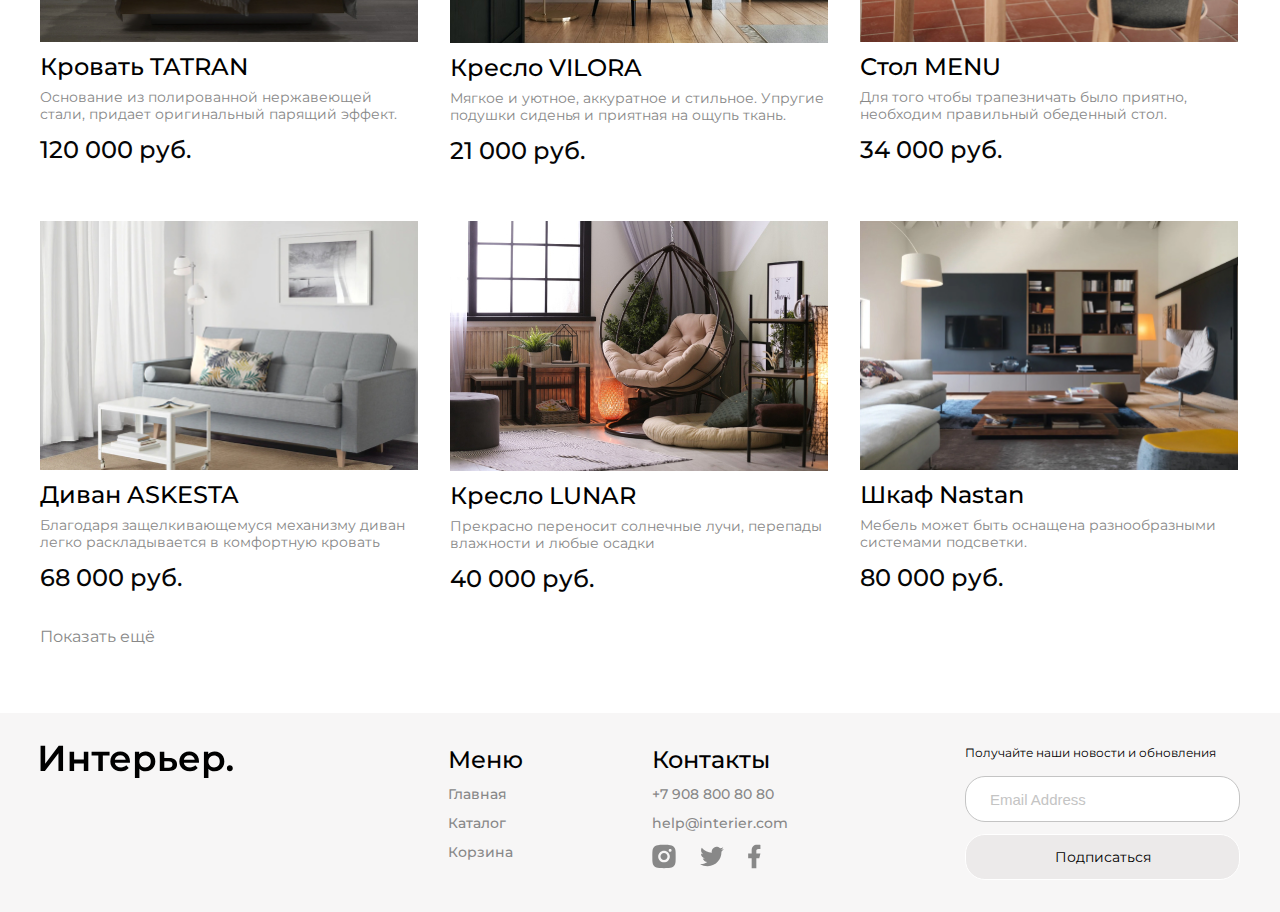
<file: catalog.html>
<!DOCTYPE html>
<html lang="ru">

<head>
  <meta charset="UTF-8">
  <meta http-equiv="X-UA-Compatible" content="IE=edge">
  <meta name="viewport" content="width=device-width, initial-scale=1.0">
  <title>Каталог</title>
  <link rel="preconnect" href="https://fonts.googleapis.com">
  <link rel="preconnect" href="https://fonts.gstatic.com" crossorigin>
  <link href="https://fonts.googleapis.com/css2?family=Montserrat:wght@400;500;600&display=swap" rel="stylesheet">
  <link rel="stylesheet" href="style.css">
</head>

<body>
  <section class="top center top-catalog">
    <header class="header top__header">
      <a class="header__link-logo" href="index.html"><img src="img/top__logo.svg" alt="Лого" class="header__logo"></a>
      <form class="search header__search" action="#">
        <input placeholder="Поиск" class="search__input" type="text">
      </form>
      <nav class="menu header__menu">
        <a href="catalog.html" class="menu__link">Каталог</a>
        <a href="basket.html" class="menu__link">Корзина</a>
      </nav>
      <nav class="menuMob header__menuMob">
        <a href="#">
          <svg width="17" height="16" viewBox="0 0 17 16" fill="none" xmlns="http://www.w3.org/2000/svg">
            <path
              d="M14.5069 15.0085L14.5069 15.0085C14.5897 15.0914 14.6881 15.1571 14.7963 15.2019C14.9046 15.2468 15.0206 15.2698 15.1377 15.2698C15.2549 15.2698 15.3709 15.2468 15.4791 15.2019C15.5873 15.1571 15.6857 15.0914 15.7685 15.0085C15.8514 14.9257 15.9171 14.8274 15.9619 14.7191C16.0068 14.6109 16.0298 14.4949 16.0298 14.3777C16.0298 14.2606 16.0068 14.1446 15.9619 14.0363C15.9171 13.9281 15.8514 13.8298 15.7685 13.7469L15.7685 13.7469L12.4368 10.416C13.4021 9.13496 13.8547 7.53846 13.7038 5.93943C13.5501 4.31054 12.7816 2.80139 11.5547 1.719C10.3277 0.636623 8.73451 0.0623154 7.09916 0.11292C5.46381 0.163525 3.90917 0.835233 2.7515 1.99141C1.59282 3.14838 0.918906 4.70363 0.867092 6.34023C0.815278 7.97682 1.38946 9.57159 2.47264 10.7995C3.55581 12.0275 5.06645 12.7962 6.69672 12.9491C8.29727 13.0991 9.89485 12.6444 11.1757 11.6766L14.5069 15.0085ZM10.5895 3.25366C11.0271 3.68416 11.3751 4.19703 11.6135 4.76269C11.8518 5.32835 11.9758 5.93561 11.9783 6.54944C11.9808 7.16327 11.8618 7.77152 11.628 8.3391C11.3943 8.90669 11.0505 9.42238 10.6164 9.85642C10.1824 10.2905 9.66668 10.6343 9.09909 10.868C8.53151 11.1018 7.92326 11.2208 7.30943 11.2183C6.6956 11.2158 6.08834 11.0918 5.52268 10.8535C4.95702 10.6151 4.44415 10.2671 4.01365 9.82954C3.15334 8.9551 2.67341 7.77613 2.6784 6.54944C2.6834 5.32275 3.17291 4.14773 4.04032 3.28033C4.90772 2.41292 6.08274 1.92341 7.30943 1.91841C8.53612 1.91342 9.71508 2.39335 10.5895 3.25366Z"
              fill="white" stroke="white" stroke-width="0.2" />
          </svg>
        </a>
        <a href="catalog.html">
          <svg width="20" height="21" viewBox="0 0 20 21" fill="none" xmlns="http://www.w3.org/2000/svg">
            <rect x="0.800537" y="0.900024" width="4.57143" height="4.57143" fill="white" />
            <rect x="0.800537" y="8.21436" width="4.57143" height="4.57143" fill="white" />
            <rect x="0.800537" y="15.5286" width="4.57143" height="4.57143" fill="white" />
            <rect x="8.11401" y="8.21436" width="4.57143" height="4.57143" fill="white" />
            <rect x="8.11401" y="15.5286" width="4.57143" height="4.57143" fill="white" />
            <rect x="8.11401" y="0.900024" width="4.57143" height="4.57143" fill="white" />
            <rect x="15.4285" y="8.21436" width="4.57143" height="4.57143" fill="white" />
            <rect x="15.4285" y="15.5286" width="4.57143" height="4.57143" fill="white" />
            <rect x="15.4285" y="0.900024" width="4.57143" height="4.57143" fill="white" />
          </svg>
        </a>
        <a href="basket.html">
          <svg width="19" height="17" viewBox="0 0 19 17" fill="none" xmlns="http://www.w3.org/2000/svg">
            <path
              d="M11.5834 16.8333C12.1359 16.8333 12.6658 16.6138 13.0565 16.2231C13.4473 15.8324 13.6667 15.3025 13.6667 14.75C13.6667 14.1974 13.4473 13.6675 13.0565 13.2768C12.6658 12.8861 12.1359 12.6666 11.5834 12.6666C11.0309 12.6666 10.501 12.8861 10.1103 13.2768C9.71957 13.6675 9.50008 14.1974 9.50008 14.75C9.50008 15.3025 9.71957 15.8324 10.1103 16.2231C10.501 16.6138 11.0309 16.8333 11.5834 16.8333ZM4.29174 16.8333C4.84428 16.8333 5.37418 16.6138 5.76488 16.2231C6.15558 15.8324 6.37508 15.3025 6.37508 14.75C6.37508 14.1974 6.15558 13.6675 5.76488 13.2768C5.37418 12.8861 4.84428 12.6666 4.29174 12.6666C3.73921 12.6666 3.20931 12.8861 2.81861 13.2768C2.4279 13.6675 2.20841 14.1974 2.20841 14.75C2.20841 15.3025 2.4279 15.8324 2.81861 16.2231C3.20931 16.6138 3.73921 16.8333 4.29174 16.8333ZM17.873 2.16975C18.133 2.16136 18.3796 2.05217 18.5606 1.86525C18.7416 1.67834 18.8428 1.42836 18.8428 1.16819C18.8428 0.908013 18.7416 0.658037 18.5606 0.471123C18.3796 0.28421 18.133 0.175013 17.873 0.166626H16.674C15.7345 0.166626 14.922 0.818709 14.7178 1.73538L13.4126 7.61246C13.2084 8.52912 12.3959 9.18121 11.4563 9.18121H3.63133L2.12924 3.17079H11.8636C12.1212 3.15904 12.3644 3.04844 12.5425 2.86199C12.7206 2.67555 12.82 2.42761 12.82 2.16975C12.82 1.91189 12.7206 1.66395 12.5425 1.47751C12.3644 1.29106 12.1212 1.18046 11.8636 1.16871H2.12924C1.82473 1.16862 1.5242 1.23796 1.25051 1.37145C0.976815 1.50495 0.737161 1.69909 0.549763 1.93911C0.362364 2.17913 0.232155 2.45872 0.169034 2.75662C0.105914 3.05452 0.111544 3.36289 0.185495 3.65829L1.68758 9.66662C1.79586 10.1002 2.046 10.485 2.39821 10.7601C2.75042 11.0351 3.18447 11.1844 3.63133 11.1843H11.4563C12.368 11.1845 13.2524 10.8736 13.9636 10.3032C14.6748 9.73275 15.1701 8.93681 15.3678 8.04683L16.674 2.16975H17.873Z"
              fill="white" />
          </svg>
        </a>
      </nav>
    </header>
    <div class="content top__content top__content-catalog">
      <h1 class="content__heading">Каталог</h1>
    </div>
  </section>
  <section class="menuLine center menuLine-catalog">
    <h4 class="menuLine__header">Линия меню</h4>
    <nav class="crumbs menuLine__crumbs">
      <a href="index.html" class="crumbs__link crumbs__link-mob">Главная</a>
      <p class="crumbs__slash crumbs__slash-mob">/</p>
      <a href="catalog.html" class="crumbs__link crumbs__link-mob">Каталог товаров</a>
    </nav>
    <div class="select menuLine__select menuLine__select-mob">
      <select name="sorting" class="select__sorting">
        <option class="select__text" value="new">Порядок: сперва новые</option>
        <option class="select__text" value="popular">Порядок: сперва популярные</option>
        <option class="select__text" value="inexpensive">Порядок: сперва недорогие</option>
        <option class="select__text" value="expensive">Порядок: сперва дорогие</option>
      </select>
    </div>
  </section>
  <section class="product center product-catalog">
    <h2 class="product__heading product__heading-mob product__heading-catalog">Каталог товаров</h2>
    <div class="product__box product__box-tablet product__box-mob">
      <div class="product__card">
        <img src="img/product/product_1.jpg" alt="Кровать TATRAN" class="product__img">
        <h3 class="product__name">Кровать TATRAN</h3>
        <p class="product__info">Основание из полированной нержавеющей стали, придает оригинальный парящий эффект.</p>
        <p class="product__price">120 000 руб.</p>
      </div>
      <div class="product__card">
        <img src="img/product/product_2.jpg" alt="Кресло VILORA" class="product__img">
        <h3 class="product__name">Кресло VILORA</h3>
        <p class="product__info">Мягкое и уютное, аккуратное и стильное. Упругие подушки сиденья и приятная на ощупь
          ткань.
        </p>
        <p class="product__price">21 000 руб.</p>
      </div>
      <div class="product__card">
        <img src="img/product/product_3.jpg" alt="Стол MENU" class="product__img">
        <h3 class="product__name">Стол MENU</h3>
        <p class="product__info">Для того чтобы трапезничать было приятно, необходим правильный обеденный стол.</p>
        <p class="product__price">34 000 руб.</p>
      </div>
      <div class="product__card">
        <img src="img/product/product_4.jpg" alt="Диван ASKESTA" class="product__img">
        <h3 class="product__name">Диван ASKESTA</h3>
        <p class="product__info">Благодаря защелкивающемуся механизму диван легко раскладывается в комфортную кровать
        </p>
        <p class="product__price">68 000 руб.</p>
      </div>
      <div class="product__card">
        <img src="img/product/product_5.jpg" alt="Кресло LUNAR" class="product__img">
        <h3 class="product__name">Кресло LUNAR</h3>
        <p class="product__info">Прекрасно переносит солнечные лучи, перепады влажности и любые осадки</p>
        <p class="product__price">40 000 руб.</p>
      </div>
      <div class="product__card">
        <img src="img/product/product_6.jpg" alt="Шкаф Nastan" class="product__img">
        <h3 class="product__name">Шкаф Nastan</h3>
        <p class="product__info">Мебель может быть оснащена разнообразными системами подсветки.</p>
        <p class="product__price">80 000 руб.</p>
      </div>
      <div class="product__card">
        <img src="img/product/product_1.jpg" alt="Кровать TATRAN" class="product__img">
        <h3 class="product__name">Кровать TATRAN</h3>
        <p class="product__info">Основание из полированной нержавеющей стали, придает оригинальный парящий эффект.</p>
        <p class="product__price">120 000 руб.</p>
      </div>
      <div class="product__card">
        <img src="img/product/product_2.jpg" alt="Кресло VILORA" class="product__img">
        <h3 class="product__name">Кресло VILORA</h3>
        <p class="product__info">Мягкое и уютное, аккуратное и стильное. Упругие подушки сиденья и приятная на ощупь
          ткань.
        </p>
        <p class="product__price">21 000 руб.</p>
      </div>
      <div class="product__card">
        <img src="img/product/product_3.jpg" alt="Стол MENU" class="product__img">
        <h3 class="product__name">Стол MENU</h3>
        <p class="product__info">Для того чтобы трапезничать было приятно, необходим правильный обеденный стол.</p>
        <p class="product__price">34 000 руб.</p>
      </div>
      <div class="product__card">
        <img src="img/product/product_4.jpg" alt="Диван ASKESTA" class="product__img">
        <h3 class="product__name">Диван ASKESTA</h3>
        <p class="product__info">Благодаря защелкивающемуся механизму диван легко раскладывается в комфортную кровать
        </p>
        <p class="product__price">68 000 руб.</p>
      </div>
      <div class="product__card">
        <img src="img/product/product_5.jpg" alt="Кресло LUNAR" class="product__img">
        <h3 class="product__name">Кресло LUNAR</h3>
        <p class="product__info">Прекрасно переносит солнечные лучи, перепады влажности и любые осадки</p>
        <p class="product__price">40 000 руб.</p>
      </div>
      <div class="product__card">
        <img src="img/product/product_6.jpg" alt="Шкаф Nastan" class="product__img">
        <h3 class="product__name">Шкаф Nastan</h3>
        <p class="product__info">Мебель может быть оснащена разнообразными системами подсветки.</p>
        <p class="product__price">80 000 руб.</p>
      </div>
    </div>
  </section>
  <div class="linkBox center linkBox-bottom">
    <a href="catalog.html" class="linkBox__link">Показать ещё</a>
  </div>
  <footer class="footer center">
    <a href="index.html" class="footer__link-logo"><img class="footer__logo" src="img/logo_black.svg" alt="Лого"></a>
    <div class="footer__content">
      <div class="footer__info">
        <nav class="menuFoot footer__menuFoot">
          <h4 class="menuFoot__heading footer__heading">Меню</h4>
          <a href="index.html" class="menuFoot__link footer__link">Главная</a>
          <a href="catalog.html" class="menuFoot__link footer__link">Каталог</a>
          <a href="basket.html" class="menuFoot__link footer__link">Корзина</a>
        </nav>
        <div class="contact footer__contact">
          <h4 class="contact__heading footer__heading">Контакты</h4>
          <a href="tel:+79088008080" class="contact__link footer__link ">+7 908 800 80 80</a>
          <a href="mailto:help@interier.com" class="contact__link footer__link">help@interier.com</a>
          <div class="contact__box">
            <a href="#" class="contact__social">
              <svg width="24" height="25" viewBox="0 0 24 25" fill="none" xmlns="http://www.w3.org/2000/svg">
                <path
                  d="M12 0.833984C15.1698 0.833984 15.5653 0.845651 16.809 0.903984C18.0515 0.962318 18.8973 1.15715 19.6417 1.44648C20.4117 1.74282 21.0603 2.14415 21.709 2.79165C22.3022 3.37486 22.7613 4.08034 23.0542 4.85898C23.3423 5.60215 23.5383 6.44915 23.5967 7.69165C23.6515 8.93532 23.6667 9.33082 23.6667 12.5007C23.6667 15.6705 23.655 16.066 23.5967 17.3097C23.5383 18.5522 23.3423 19.398 23.0542 20.1423C22.7621 20.9214 22.303 21.627 21.709 22.2097C21.1256 22.8027 20.4202 23.2617 19.6417 23.5548C18.8985 23.843 18.0515 24.039 16.809 24.0973C15.5653 24.1522 15.1698 24.1673 12 24.1673C8.83017 24.1673 8.43467 24.1557 7.191 24.0973C5.9485 24.039 5.10267 23.843 4.35834 23.5548C3.57938 23.2625 2.87378 22.8034 2.291 22.2097C1.69764 21.6265 1.23859 20.921 0.945836 20.1423C0.656503 19.3992 0.461669 18.5522 0.403336 17.3097C0.348502 16.066 0.333336 15.6705 0.333336 12.5007C0.333336 9.33082 0.345002 8.93532 0.403336 7.69165C0.461669 6.44798 0.656503 5.60332 0.945836 4.85898C1.23778 4.07986 1.69694 3.37419 2.291 2.79165C2.87395 2.19809 3.5795 1.739 4.35834 1.44648C5.10267 1.15715 5.94734 0.962318 7.191 0.903984C8.43467 0.849151 8.83017 0.833984 12 0.833984ZM12 6.66732C10.4529 6.66732 8.96918 7.2819 7.87521 8.37586C6.78125 9.46982 6.16667 10.9536 6.16667 12.5007C6.16667 14.0477 6.78125 15.5315 7.87521 16.6254C8.96918 17.7194 10.4529 18.334 12 18.334C13.5471 18.334 15.0308 17.7194 16.1248 16.6254C17.2188 15.5315 17.8333 14.0477 17.8333 12.5007C17.8333 10.9536 17.2188 9.46982 16.1248 8.37586C15.0308 7.2819 13.5471 6.66732 12 6.66732ZM19.5833 6.37565C19.5833 5.98888 19.4297 5.61794 19.1562 5.34445C18.8827 5.07096 18.5118 4.91732 18.125 4.91732C17.7382 4.91732 17.3673 5.07096 17.0938 5.34445C16.8203 5.61794 16.6667 5.98888 16.6667 6.37565C16.6667 6.76243 16.8203 7.13336 17.0938 7.40685C17.3673 7.68034 17.7382 7.83398 18.125 7.83398C18.5118 7.83398 18.8827 7.68034 19.1562 7.40685C19.4297 7.13336 19.5833 6.76243 19.5833 6.37565ZM12 9.00065C12.9283 9.00065 13.8185 9.3694 14.4749 10.0258C15.1313 10.6822 15.5 11.5724 15.5 12.5007C15.5 13.4289 15.1313 14.3191 14.4749 14.9755C13.8185 15.6319 12.9283 16.0007 12 16.0007C11.0717 16.0007 10.1815 15.6319 9.52513 14.9755C8.86875 14.3191 8.5 13.4289 8.5 12.5007C8.5 11.5724 8.86875 10.6822 9.52513 10.0258C10.1815 9.3694 11.0717 9.00065 12 9.00065Z"
                  fill="#888888" />
              </svg>
            </a>
            <a href="#" class="contact__social">
              <svg width="24" height="21" viewBox="0 0 24 21" fill="none" xmlns="http://www.w3.org/2000/svg">
                <path
                  d="M23.8557 3.09919C22.965 3.49317 22.0205 3.75191 21.0533 3.86686C22.0727 3.2572 22.8357 2.29771 23.2 1.16719C22.2433 1.73652 21.1945 2.13552 20.1013 2.35136C19.3671 1.5657 18.3938 1.04465 17.3328 0.869207C16.2718 0.693765 15.1826 0.873764 14.2345 1.38122C13.2864 1.88868 12.5325 2.69516 12.09 3.67528C11.6475 4.65541 11.5412 5.75427 11.7877 6.80103C9.84763 6.70379 7.94973 6.19964 6.21718 5.3213C4.48462 4.44296 2.95616 3.21008 1.73101 1.70269C1.29735 2.44755 1.06946 3.29429 1.07067 4.15619C1.07067 5.84786 1.93167 7.34236 3.24067 8.21736C2.46602 8.19297 1.70841 7.98377 1.03101 7.60719V7.66786C1.03124 8.79451 1.42111 9.88641 2.1345 10.7584C2.84789 11.6304 3.8409 12.2289 4.94517 12.4524C4.22606 12.6472 3.47203 12.676 2.74017 12.5364C3.05152 13.5061 3.65835 14.3543 4.4757 14.962C5.29305 15.5697 6.27999 15.9066 7.29834 15.9255C6.28624 16.7204 5.12738 17.308 3.88804 17.6547C2.64869 18.0014 1.35316 18.1005 0.0755081 17.9462C2.30582 19.3805 4.90212 20.142 7.55384 20.1395C16.529 20.1395 21.4372 12.7044 21.4372 6.25619C21.4372 6.04619 21.4313 5.83386 21.422 5.62619C22.3773 4.93572 23.2019 4.08038 23.8568 3.10036L23.8557 3.09919Z"
                  fill="#888888" />
              </svg>
            </a>
            <a href="#" class="contact__social">
              <svg width="13" height="25" viewBox="0 0 13 25" fill="none" xmlns="http://www.w3.org/2000/svg">
                <path
                  d="M8.33332 14.2218H11.25L12.4167 9.55518H8.33332V7.22184C8.33332 6.02018 8.33332 4.88851 10.6667 4.88851H12.4167V0.968509C12.0363 0.918343 10.6002 0.805176 9.08349 0.805176C5.91599 0.805176 3.66666 2.73834 3.66666 6.28851V9.55518H0.166656V14.2218H3.66666V24.1385H8.33332V14.2218Z"
                  fill="#888888" />
              </svg>
            </a>
          </div>
        </div>
      </div>
      <div class="formFoot footer__form">
        <form action="#">
          <p class="formFoot__text">Получайте наши новости и обновления</p>
          <input placeholder="Email Address" type="email" class="formFoot__email"><br>
          <button type="submit" class="formFoot__button">Подписаться</button>
        </form>
      </div>
    </div>
  </footer>
</body>

</html>
</file>
<file: style.css>
* {
  margin: 0;
  padding: 0;
}

@media (min-width: 1240px) {
  .center {
    padding-left: calc(50% - 600px);
    padding-right: calc(50% - 600px);
  }
}
@media (max-width: 1239px) {
  .center {
    padding-left: 24px;
    padding-right: 24px;
  }
}
a {
  text-decoration: none;
}

body {
  font-family: "Montserrat", sans-serif;
}

.top {
  height: 735px;
  background-image: url(img/header_background.jpg);
  background-repeat: no-repeat;
  background-position: center;
  background-size: cover;
  margin-bottom: 64px;
}

.header {
  height: 77px;
  display: flex;
  flex-wrap: wrap;
  align-items: center;
  justify-content: space-between;
  border-bottom: 0.5px solid rgba(255, 255, 255, 0.8);
}
.header__logo {
  transition: all 0.3s;
}
.header__logo:hover {
  scale: 1.03;
  transition: all 0.3s;
}

.search__input {
  width: 288px;
  height: 41px;
  border: 1px solid #FFFFFF;
  border-radius: 20px;
  background-color: transparent;
  outline: none;
  font-style: normal;
  font-weight: 400;
  font-size: 16px;
  line-height: 20px;
  color: #FFFFFF;
  padding-left: 32px;
  padding-right: 32px;
  box-sizing: border-box;
}
.search__input::-moz-placeholder {
  color: #FFFFFF;
  padding-right: 203px;
}
.search__input::placeholder {
  color: #FFFFFF;
  padding-right: 203px;
}
.search__input:focus {
  border: 2px solid #fff;
}

.menu {
  display: flex;
  gap: 32px;
}
.menu__link {
  font-style: normal;
  font-weight: 400;
  font-size: 16px;
  line-height: 20px;
  color: #FFFFFF;
  transition: all 0.3s;
  position: relative;
}
.menu__link:after {
  display: block;
  content: "";
  background-color: #FFFFFF;
  height: 1px;
  width: 0%;
  left: 50%;
  position: absolute;
  -webkit-transition: width 0.3s ease-in-out;
  -moz--transition: width 0.3s ease-in-out;
  transition: width 0.3s ease-in-out;
  transform: translateX(-50%);
}
.menu__link:hover:after {
  width: 100%;
}

.menuMob {
  display: none;
}

.top__content {
  margin-top: 64px;
}

.content__heading {
  font-style: normal;
  font-weight: 600;
  font-size: 64px;
  line-height: 70px;
  color: #FFFFFF;
  margin-bottom: 16px;
}
.content__slogan {
  font-style: normal;
  font-weight: 400;
  font-size: 24px;
  line-height: 32px;
  color: #FFFFFF;
  margin-bottom: 16px;
}
.content__link {
  font-style: normal;
  font-weight: 400;
  font-size: 16px;
  line-height: 24px;
  color: #FFFFFF;
  transition: all 0.3s;
  position: relative;
}
.content__link:hover {
  transition: all 0.3s;
}
.content__link:after {
  display: block;
  content: "";
  background-color: #FFFFFF;
  height: 1px;
  width: 0%;
  left: 50%;
  position: absolute;
  -webkit-transition: width 0.3s ease-in-out;
  -moz--transition: width 0.3s ease-in-out;
  transition: width 0.3s ease-in-out;
  transform: translateX(-50%);
}
.content__link:hover:after {
  width: 100%;
}

.contentBar__heading {
  margin-bottom: 32px;
  font-style: normal;
  font-weight: 600;
  font-size: 48px;
  line-height: 59px;
  color: #000000;
}
.contentBar__box {
  display: grid;
  gap: 32px;
  grid-template-columns: repeat(12, 1fr);
}
.contentBar__img {
  height: 415px;
  grid-column: span 4;
  font-style: normal;
  font-weight: 600;
  font-size: 34px;
  line-height: 41px;
  color: #FFFFFF;
  display: flex;
  align-items: center;
  justify-content: center;
  transition: all 0.3s;
}
.contentBar__img:hover {
  transform: scale(1.05);
  box-shadow: 5px 5px 12px 1px #888;
}
.contentBar__img-big {
  grid-column: span 6;
}
.contentBar__img-big:hover {
  transform: scale(1.03);
}
.contentBar__img-1 {
  background-image: url(img/furniture/furniture1.jpg);
}
.contentBar__img-2 {
  background-image: url(img/furniture/furniture2.jpg);
}
.contentBar__img-3 {
  background-image: url(img/furniture/furniture3.jpg);
}
.contentBar__img-4 {
  background-image: url(img/furniture/furniture4.jpg);
}
.contentBar__img-5 {
  background-image: url(img/furniture/furniture5.jpg);
}

.product {
  margin-top: 64px;
}
.product__heading {
  font-style: normal;
  font-weight: 600;
  font-size: 48px;
  line-height: 59px;
  align-items: center;
  color: #000000;
  margin-bottom: 32px;
}
.product__box {
  display: flex;
  -moz-column-gap: 32px;
       column-gap: 32px;
  row-gap: 56px;
  flex-wrap: wrap;
}
.product__card {
  width: 378px;
  display: flex;
  flex-direction: column;
  transition: all 0.3s;
}
.product__card:hover {
  transform: scale(1.05);
  box-shadow: 5px 5px 12px 1px #888;
}
.product__img {
  width: 100%;
}
.product__name {
  font-style: normal;
  font-weight: 500;
  font-size: 24px;
  line-height: 29px;
  color: #000;
  margin-top: 10px;
  margin-bottom: 8px;
}
.product__info {
  font-style: normal;
  font-weight: 400;
  font-size: 14px;
  line-height: 17px;
  color: #888;
  margin-bottom: 12px;
}
.product__priceBox {
  display: flex;
  gap: 32px;
}
.product__price {
  font-style: normal;
  font-weight: 500;
  font-size: 24px;
  line-height: 29px;
  color: #050505;
}
.product__sale {
  font-style: normal;
  font-weight: 500;
  font-size: 24px;
  line-height: 29px;
  text-decoration-line: line-through;
  color: #888;
}

.linkBox-bottom {
  margin-top: 32px;
}

.linkBox__link {
  font-style: normal;
  font-weight: 400;
  font-size: 16px;
  line-height: 24px;
  color: #888;
  text-decoration: none;
  transition: all 0.3s;
  position: relative;
}
.linkBox__link:hover {
  color: #000000;
  transition: all 0.3s;
}
.linkBox__link:after {
  display: block;
  content: "";
  background-color: #888;
  height: 1px;
  width: 0%;
  left: 50%;
  position: absolute;
  -webkit-transition: width 0.3s ease-in-out;
  -moz--transition: width 0.3s ease-in-out;
  transition: width 0.3s ease-in-out;
  transform: translateX(-50%);
}
.linkBox__link:hover:after {
  width: 100%;
  background-color: #000000;
}

.footer {
  background: #F7F6F6;
  margin-top: 64px;
  padding-top: 32px;
  padding-bottom: 32px;
  display: flex;
  flex-direction: row;
  flex-wrap: wrap;
  justify-content: space-between;
}
.footer__logo {
  transition: all 0.3s;
}
.footer__logo:hover {
  scale: 1.03;
  transition: all 0.3s;
}
.footer__content {
  display: flex;
  flex-direction: row;
  flex-wrap: wrap;
  justify-content: space-between;
  width: 792px;
  gap: 32px;
}
.footer__info {
  display: flex;
  flex-direction: row;
  justify-content: space-between;
  gap: 129px;
}
.footer__heading {
  font-style: normal;
  font-weight: 500;
  font-size: 24px;
  line-height: 29px;
  color: #000;
}
.footer__link {
  font-style: normal;
  font-weight: 500;
  font-size: 14px;
  line-height: 17px;
  color: #888;
  transition: all 0.3s;
  text-decoration: none;
  position: relative;
}
.footer__link:hover {
  color: #000000;
  transition: all 0.3s;
}
.footer__link:after {
  display: block;
  content: "";
  background-color: #888;
  height: 1px;
  width: 0%;
  left: 50%;
  position: absolute;
  -webkit-transition: width 0.3s ease-in-out;
  -moz--transition: width 0.3s ease-in-out;
  transition: width 0.3s ease-in-out;
  transform: translateX(-50%);
}
.footer__link:hover:after {
  width: 100%;
  background-color: #000000;
}

.menuFoot {
  display: flex;
  flex-direction: column;
  flex-wrap: wrap;
  gap: 12px;
  align-items: flex-start;
}

.contact {
  display: flex;
  flex-direction: column;
  flex-wrap: wrap;
  gap: 12px;
  align-items: flex-start;
}
.contact__box {
  display: flex;
  gap: 24px;
  align-items: center;
}
.contact__social path {
  transition: fill 0.3s;
  fill: "#888";
}
.contact__social:hover path {
  fill: #000;
  transition: fill 0.3s;
}
.contact__social:hover {
  transition: scale 0.3s;
  scale: 1.05;
}

.formFoot__text {
  font-style: normal;
  font-weight: 400;
  font-size: 12px;
  line-height: 15px;
  color: #000000;
  margin-bottom: 16px;
}
.formFoot__email {
  height: 46px;
  width: 275px;
  background: #FFFFFF;
  border: 1px solid #C4C4C4;
  box-sizing: border-box;
  border-radius: 20px;
  font-style: normal;
  font-weight: 400;
  font-size: 15px;
  line-height: 18px;
  color: #C4C4C4;
  padding-left: 24px;
  padding-right: 28px;
  outline: none;
  margin-bottom: 12px;
}
.formFoot__email:focus {
  border: 1px solid #888;
}
.formFoot__email::-moz-placeholder {
  color: #C4C4C4;
}
.formFoot__email::placeholder {
  color: #C4C4C4;
}
.formFoot__button {
  background: rgba(222, 215, 215, 0.41);
  border: 1px solid #FFFFFF;
  box-sizing: border-box;
  border-radius: 20px;
  width: 275px;
  height: 46px;
  font-family: "Montserrat", sans-serif;
  font-style: normal;
  font-weight: 400;
  font-size: 14px;
  line-height: 17px;
  color: #000000;
  transition: all 0.3s;
  scale: 1;
}
.formFoot__button:hover {
  background-color: black;
  color: #fff;
  transition: all 0.3s;
  scale: 1.02;
  box-shadow: 5px 5px 6px 1px #888;
  border: 1px solid #000000;
}
.formFoot__button:hover:active {
  transition: all 0.1s;
  scale: 1;
  box-shadow: none;
}

.top-catalog {
  background-image: url(img/catalog_background.jpg);
  height: 400px;
}

.top__content-catalog {
  margin-top: 127px;
}

.menuLine {
  display: flex;
  flex-direction: row;
  justify-content: space-between;
  flex-wrap: wrap;
  align-items: center;
  row-gap: 16px;
}
.menuLine-catalog {
  margin-bottom: 32px;
}
.menuLine__header {
  display: none;
}

.crumbs {
  display: flex;
  flex-direction: row;
  align-items: center;
}
.crumbs__link {
  font-style: normal;
  font-weight: 400;
  font-size: 16px;
  line-height: 24px;
  color: #888;
  text-decoration: none;
  transition: all 0.3s;
  position: relative;
}
.crumbs__link:hover {
  color: #000000;
  transition: all 0.3s;
}
.crumbs__link:after {
  display: block;
  content: "";
  background-color: #888;
  height: 1px;
  width: 0%;
  left: 50%;
  position: absolute;
  -webkit-transition: width 0.3s ease-in-out;
  -moz--transition: width 0.3s ease-in-out;
  transition: width 0.3s ease-in-out;
  transform: translateX(-50%);
}
.crumbs__link:hover:after {
  width: 100%;
  background-color: #000000;
}
.crumbs__slash {
  padding-left: 10px;
  padding-right: 10px;
  font-style: normal;
  font-weight: 400;
  font-size: 16px;
  line-height: 32px;
  color: #888;
}

.select {
  box-sizing: border-box;
  width: 305px;
  height: 41px;
  border: 1px solid #C4C4C4;
  border-radius: 20px;
  display: flex;
}
.select__sorting {
  font-family: "Montserrat", sans-serif;
  font-style: normal;
  font-weight: 400;
  font-size: 16px;
  line-height: 20px;
  color: #000000;
  border: none;
  margin-left: 14px;
  margin-right: 14px;
  outline: none;
  background-image: url(img/select.svg);
  background-repeat: no-repeat, repeat;
  background-position: right 0.1em top 50%, 0 0;
  background-size: 1em auto, 100%;
  box-sizing: border-box;
}
.select__text {
  font-family: "Montserrat", sans-serif;
  font-style: normal;
  font-weight: 400;
  font-size: 16px;
  line-height: 20px;
  color: #000000;
}

.product-catalog {
  margin-top: 0;
}
.product__heading-catalog {
  display: none;
}
@keyframes pulsate-fwd {
  0% {
    transform: scale(1);
    box-shadow: none;
  }
  50% {
    transform: scale(1.03);
    box-shadow: 5px 5px 6px 1px #888;
  }
  100% {
    transform: scale(1);
    box-shadow: none;
  }
}
.top-basket {
  background-image: url(img/basket_background.jpg);
  height: 400px;
}

.order {
  display: grid;
  grid-template-columns: repeat(12, 1fr);
  gap: 32px;
  margin-top: 0;
  margin-bottom: 0;
}
.order__left {
  grid-column: span 8;
}
.order__top {
  display: flex;
  padding-bottom: 14px;
  flex-direction: row;
  justify-content: space-between;
}
.order__text {
  font-style: normal;
  font-weight: 400;
  font-size: 16px;
  line-height: 20px;
  align-items: center;
  color: #000000;
}
.order__card {
  display: flex;
  flex-direction: row;
  align-content: flex-start;
  justify-content: space-between;
  border-top: 0.5px solid #CACDD8;
  padding-top: 25px;
  padding-bottom: 32px;
}
.order__product {
  display: flex;
  gap: 32px;
}
.order__img {
  align-self: flex-start;
}
.order__infoBox {
  width: 276px;
  display: flex;
  flex-direction: column;
  gap: 15px;
}
.order__name {
  font-style: normal;
  font-weight: 500;
  font-size: 24px;
  line-height: 29px;
  color: #000000;
}
.order__info {
  margin-bottom: 0;
}
.order__price {
  font-style: normal;
  font-weight: 500;
  font-size: 16px;
  line-height: 20px;
  display: flex;
  align-items: center;
  text-align: center;
  color: #050505;
}
.order__linkBox {
  display: flex;
  gap: 30px;
}
.order__link {
  font-style: normal;
  font-weight: 400;
  font-size: 14px;
  color: #888;
  transition: all 0.3s;
  position: relative;
}
.order__link:hover {
  color: #000000;
  transition: all 0.3s;
}
.order__link:after {
  display: block;
  content: "";
  background-color: #888;
  height: 1px;
  width: 0%;
  left: 50%;
  position: absolute;
  -webkit-transition: width 0.3s ease-in-out;
  -moz--transition: width 0.3s ease-in-out;
  transition: width 0.3s ease-in-out;
  transform: translateX(-50%);
}
.order__link:hover:after {
  width: 100%;
  background-color: #000000;
}
.order__amount {
  border: none;
  background: #F7F6F6;
  border-radius: 6px;
  width: 71px;
  height: 51px;
  text-align: center;
  padding-right: 17px;
  padding-left: 17px;
  font-family: "Poppins", sans-serif;
  font-style: normal;
  font-weight: 600;
  font-size: 14px;
  line-height: 210%;
  color: #000000;
  outline: none;
  box-sizing: border-box;
}
.order__buttonBox {
  margin-top: 18px;
  display: flex;
  gap: 10px;
}
.order__button {
  border: 1px solid #000000;
  border-radius: 50px;
  background-color: transparent;
  grid-column: span 4;
  height: 37px;
  font-family: "Montserrat", sans-serif;
  font-style: normal;
  font-weight: 400;
  font-size: 14px;
  line-height: 17px;
  align-items: center;
  text-align: center;
  color: #020202;
  width: 200px;
  height: 37px;
  transition: all 0.3s;
  scale: 1;
}
.order__button:hover {
  background-color: black;
  color: #fff;
  transition: all 0.3s;
  scale: 1.02;
  box-shadow: 5px 5px 6px 1px #888;
  border: 1px solid #000000;
}
.order__button:hover:active {
  transition: all 0.1s;
  scale: 1;
  box-shadow: none;
}
.order__button:hover {
  background-color: black;
  color: #fff;
}
.order__right {
  display: flex;
  flex-direction: column;
  grid-column: span 4;
  height: 556px;
  background: #F7F6F6;
  border-radius: 20px;
  padding-left: 32px;
  padding-right: 32px;
}
.order__heading {
  grid-column: span 4;
  margin-top: 42px;
  margin-bottom: 35px;
  font-family: "Poppins", sans-serif;
  font-style: normal;
  font-weight: 600;
  font-size: 24px;
  line-height: 36px;
  align-items: center;
  text-align: center;
  color: #000000;
}
.order__form {
  grid-column: span 4;
  display: flex;
  flex-direction: column;
  gap: 41px;
  margin-bottom: 64px;
}
.order__input {
  background-color: transparent;
  border: none;
  border-bottom: 1px solid #CACDD8;
  outline: none;
  font-family: "Montserrat", sans-serif;
  font-style: normal;
  font-weight: 400;
  font-size: 14px;
  line-height: 17px;
  align-items: center;
  text-align: left;
  color: #000000;
  padding-bottom: 3px;
}
.order__input:focus {
  border-bottom: 1px solid #888;
}
.order__sum {
  grid-column: span 4;
  font-style: normal;
  font-weight: 400;
  font-size: 24px;
  line-height: 29px;
  text-align: center;
  color: #000000;
  height: 29px;
  margin-bottom: 18px;
}
.order__sum-bold {
  font-weight: 600;
}
.order__checkout {
  display: flex;
  justify-content: center;
}
.order__button-checkout {
  grid-column: span 4;
  background-color: transparent;
  border: 1px solid #000000;
  border-radius: 50px;
  height: 41px;
  font-family: "Montserrat", sans-serif;
  font-style: normal;
  font-weight: 400;
  font-size: 16px;
  line-height: 20px;
  align-items: center;
  text-align: center;
  color: #000000;
  box-sizing: border-box;
  width: 290px;
}
.order__button-checkout:hover {
  background-color: black;
  color: #fff;
  animation: pulsate-fwd 1s ease-in-out infinite both;
}
.order__button-checkout:active {
  transition: all 0.1s;
  scale: 1;
  box-shadow: none;
  animation: none;
}

@media (max-width: 1024px) {
  .center {
    padding-left: calc(50% - 393px);
    padding-right: calc(50% - 393px);
  }
  .content__link {
    text-decoration: underline;
  }
  .content__link:after {
    display: none;
  }
  .contentBar__box {
    gap: 30px;
  }
  .contentBar__img {
    height: 266px;
  }
  .product__box-tablet {
    -moz-column-gap: 29px;
         column-gap: 29px;
    row-gap: 39px;
  }
  .linkBox__link {
    text-decoration: underline;
  }
  .linkBox__link:active {
    color: #000;
    transition: none;
  }
  .linkBox__link:after {
    display: none;
  }
  .footer__logo {
    display: none;
  }
  .footer__link:active {
    text-decoration: underline;
    color: #000;
    transition: none;
  }
  .footer__link:after {
    display: none;
  }
  .contact__social:hover {
    fill: #888;
    scale: 1;
    transition: none;
  }
  .contact__social:active path {
    fill: #000;
    transition: fill 0.3s;
  }
  .contact__social:active {
    transition: scale 0.3s;
    scale: 1.05;
  }
  .formFoot__email {
    width: 268px;
  }
  .formFoot__button {
    width: 268px;
  }
  .formFoot__button:hover {
    background: rgba(222, 215, 215, 0.41);
    border: 1px solid #FFFFFF;
    color: #000;
  }
  .formFoot__button:hover:active {
    transition: none;
    scale: 1;
    box-shadow: none;
    background: #000;
    border: 1px solid #000;
    color: #FFFFFF;
  }
  .crumbs__link-mob {
    text-decoration: underline;
  }
  .crumbs__link-mob:active {
    text-decoration: underline;
    color: #000;
    transition: none;
  }
  .crumbs__link-mob:after {
    display: none;
  }
  .order {
    grid-template-columns: repeat(8, 1fr);
    row-gap: 64px;
  }
  .order__link {
    text-decoration: underline;
  }
  .order__link:active {
    color: #000;
    transition: none;
  }
  .order__link:after {
    display: none;
  }
  .order__button-checkout {
    animation: pulsate-fwd 1s ease-in-out infinite both;
  }
  .order__button:hover {
    border: 1px solid #000000;
    background-color: transparent;
    color: #020202;
    transition: none;
    scale: 1;
    box-shadow: none;
    animation: none;
  }
  .order__button:active {
    transition: none;
    scale: 1;
    box-shadow: none;
    background: #000;
    border: 1px solid #000;
    color: #FFFFFF;
  }
}
@media (min-width: 768px) and (max-width: 833px) {
  .center {
    padding-left: 24px;
    padding-right: 24px;
  }
  .product__card {
    width: 345px;
  }
  .product__link {
    text-decoration: underline;
  }
  .product__link:active {
    color: #000;
    transition: none;
  }
  .product__link:after {
    display: none;
  }
  .order__button-checkout {
    animation: pulsate-fwd 1s ease-in-out infinite both;
  }
  .order__button:hover {
    border: 1px solid #000000;
    background-color: transparent;
    grid-column: span 4;
    color: #020202;
    transition: none;
    scale: 1;
    box-shadow: none;
    animation: none;
  }
  .order__button:active {
    transition: none;
    scale: 1;
    box-shadow: none;
    background: #000;
    border: 1px solid #000;
    color: #FFFFFF;
  }
}
@media (max-width: 767px) {
  .center {
    padding-left: 16px;
    padding-right: 16px;
  }
  .top {
    margin-bottom: 32px;
  }
  .top__input {
    display: none;
  }
  .top__header {
    height: auto;
    padding-top: 50px;
    padding-bottom: 16px;
    margin-bottom: 31px;
    border-bottom: 0.5px solid rgba(255, 255, 255, 0.8);
    display: flex;
    justify-content: space-between;
  }
  .top__content {
    margin-top: 36px;
  }
  .header {
    padding-bottom: 10px;
  }
  .header__logo {
    width: 99px;
  }
  .menu,
  .search {
    display: none;
  }
  .menuMob {
    display: flex;
    gap: 35px;
    align-items: center;
  }
  .content {
    display: flex;
    flex-direction: column;
    align-items: center;
  }
  .content__heading {
    font-style: normal;
    font-weight: 600;
    font-size: 48px;
    line-height: 59px;
    text-align: center;
    color: #FFFFFF;
    margin-top: 0;
  }
  .content__slogan {
    font-style: normal;
    font-weight: 400;
    font-size: 16px;
    line-height: 32px;
    text-align: center;
    color: #FFFFFF;
  }
  .content__link {
    font-style: normal;
    font-weight: 400;
    font-size: 14px;
    line-height: 24px;
    text-align: center;
    color: #FFFFFF;
    text-decoration: underline;
  }
  .content__link:after {
    display: none;
  }
  .contentBar__box {
    grid-template-columns: repeat(4, 1fr);
    gap: 16px;
  }
  .contentBar__heading {
    margin-top: 32px;
    font-size: 24px;
    line-height: 29px;
  }
  .contentBar__img {
    grid-column: 1/-1;
    height: 375px;
    font-size: 28px;
    line-height: 34px;
    background-repeat: no-repeat;
    background-position: center;
    background-size: cover;
  }
  .contentBar__img-big {
    height: 244px;
  }
  .product {
    margin-top: 32px;
  }
  .product__heading-mob {
    font-size: 24px;
    line-height: 29px;
  }
  .product__box-mob {
    row-gap: 32px;
  }
  .product__name {
    font-size: 18px;
    line-height: 22px;
  }
  .product__info {
    margin-bottom: 8px;
  }
  .product__sale {
    font-size: 18px;
    line-height: 22px;
  }
  .product__price {
    font-size: 18px;
    line-height: 22px;
  }
  .linkBox__link {
    text-decoration: underline;
  }
  .linkBox__link:active {
    color: #000;
    transition: none;
  }
  .linkBox__link:after {
    display: none;
  }
  .footer {
    margin-top: 32px;
  }
  .footer__content {
    justify-content: center;
    gap: 32px;
  }
  .footer__info {
    gap: 100px;
  }
  .footer__link:active {
    text-decoration: underline;
    color: #000;
    transition: none;
  }
  .footer__link:after {
    display: none;
  }
  .contact__social:hover {
    fill: #888;
    scale: 1;
    transition: none;
  }
  .contact__social:active path {
    fill: #000;
    transition: fill 0.3s;
  }
  .contact__social:active {
    transition: scale 0.3s;
    scale: 1.05;
  }
  .top__content-catalog {
    margin-top: 90px;
  }
  .crumbs__link-mob {
    font-size: 14px;
    text-decoration: underline;
  }
  .crumbs__link-mob:active {
    text-decoration: underline;
    color: #000;
    transition: none;
  }
  .crumbs__link-mob:after {
    display: none;
  }
  .crumbs__slash-mob {
    font-size: 14px;
  }
  .select {
    width: 270px;
  }
  .select__sorting {
    font-size: 14px;
    line-height: 17px;
  }
  .formFoot__button:hover {
    background: rgba(222, 215, 215, 0.41);
    border: 1px solid #FFFFFF;
    color: #000;
  }
  .formFoot__button:hover:active {
    transition: none;
    scale: 1;
    box-shadow: none;
    background: #000;
    border: 1px solid #000;
    color: #FFFFFF;
  }
  .top_heading_basket {
    margin-top: 53px;
  }
  .top-basket {
    background-position: 70%;
  }
  .order {
    grid-template-columns: repeat(4, 1fr);
    gap: 0px 14px;
  }
  .order__left {
    grid-column: span 4;
  }
  .order__text {
    font-size: 14px;
    line-height: 17px;
  }
  .order__img {
    display: none;
  }
  .order__infoBox {
    gap: 8px;
  }
  .order__name {
    font-size: 18px;
    line-height: 22px;
  }
  .order__info {
    font-size: 12px;
    line-height: 15px;
    margin-bottom: 7px;
  }
  .order__price {
    font-size: 12px;
    line-height: 15px;
    margin-bottom: 7px;
  }
  .order__link {
    text-decoration: underline;
  }
  .order__link:active {
    color: #000;
    transition: none;
  }
  .order__link:after {
    display: none;
  }
  .order__right {
    grid-column: span 4;
    margin-top: 48px;
    margin-bottom: 16px;
  }
  .order__buttonBox {
    margin-top: 0;
  }
  .order__button {
    font-size: 12px;
    line-height: 15px;
  }
  .order__button-checkout {
    font-size: 16px;
    line-height: 20px;
    animation: pulsate-fwd 1s ease-in-out infinite both;
  }
  .order__button:hover {
    border: 1px solid #000000;
    background-color: transparent;
    grid-column: span 4;
    color: #020202;
    transition: none;
    scale: 1;
    box-shadow: none;
    animation: none;
  }
  .order__button:active {
    transition: none;
    scale: 1;
    box-shadow: none;
    background: #000;
    border: 1px solid #000;
    color: #FFFFFF;
  }
}/*# sourceMappingURL=style.css.map */
</file>
